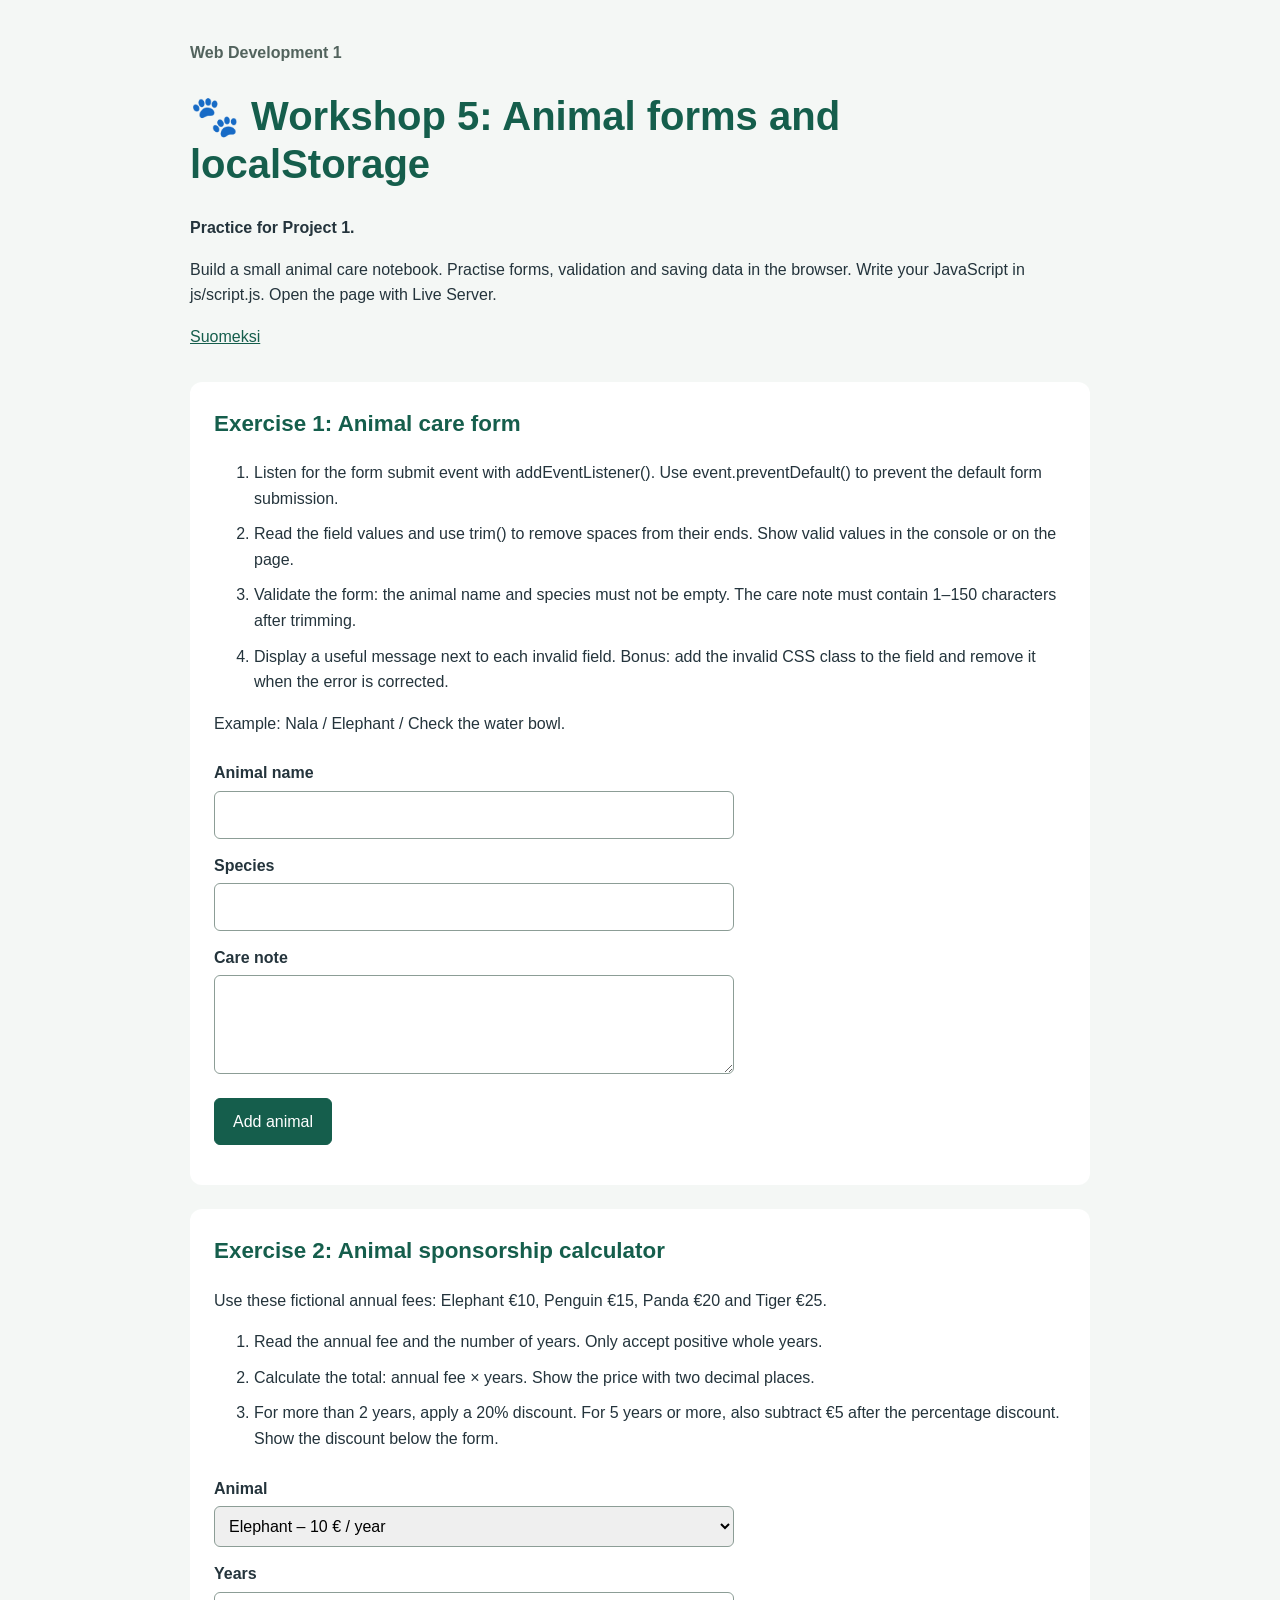
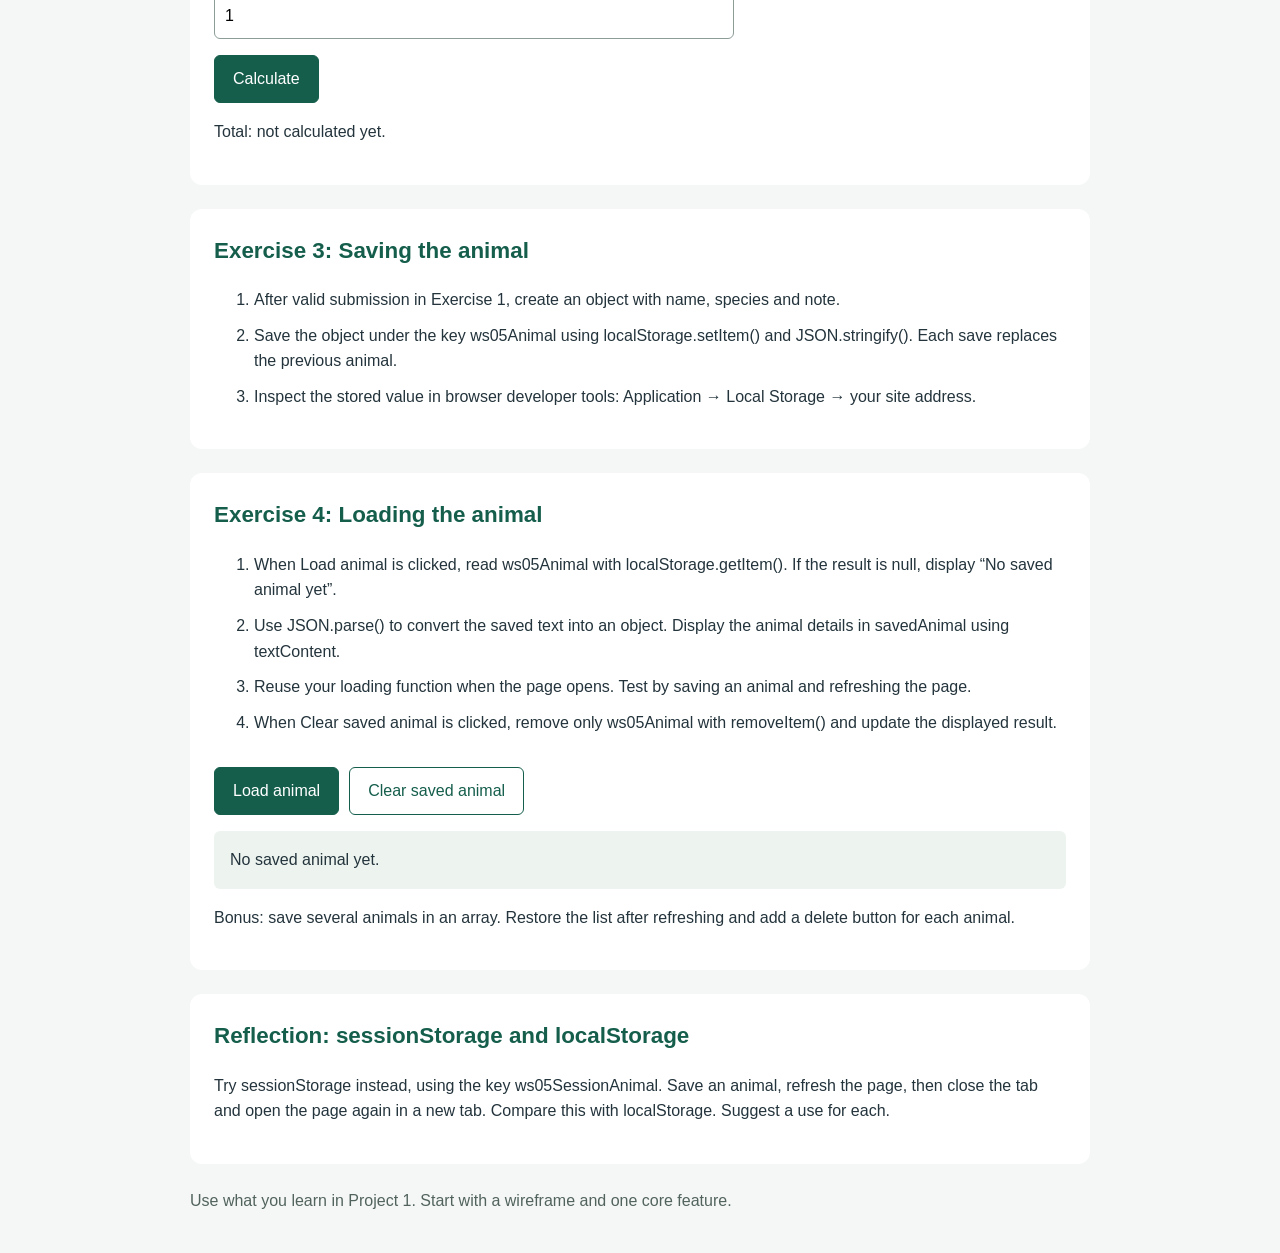
<file: Workshop05/index.html>
<!DOCTYPE html>
<html lang="en">
<head>
  <meta charset="UTF-8">
  <meta name="viewport" content="width=device-width, initial-scale=1.0">
  <title>Workshop 5: Animal forms and localStorage</title>
  <link rel="stylesheet" href="css/styles.css">
  <script src="js/script.js" defer></script>
</head>
<body>
<main>
<header>
  <p class="course">Web Development 1</p>
  <h1>🐾 Workshop 5: Animal forms and localStorage</h1>
  <p class="notice">Practice for Project 1.</p>
  <p>Build a small animal care notebook. Practise forms, validation and saving data in the browser. Write your JavaScript in js/script.js. Open the page with Live Server.</p>
  <a href="index-fi.html" lang="fi">Suomeksi</a>
</header>
<section>
  <h2>Exercise 1: Animal care form</h2>
  <ol><li>Listen for the form submit event with addEventListener(). Use event.preventDefault() to prevent the default form submission.</li><li>Read the field values and use trim() to remove spaces from their ends. Show valid values in the console or on the page.</li><li>Validate the form: the animal name and species must not be empty. The care note must contain 1–150 characters after trimming.</li><li>Display a useful message next to each invalid field. Bonus: add the invalid CSS class to the field and remove it when the error is corrected.</li></ol>
  <p>Example: Nala / Elephant / Check the water bowl.</p>
  <!-- novalidate allows students to practise JavaScript validation. -->
  <form id="animalForm" novalidate>
    <label for="animalName">Animal name</label>
    <input id="animalName" name="name" type="text" required aria-describedby="nameError">
    <span id="nameError" class="error" aria-live="polite"></span>
    <label for="animalSpecies">Species</label>
    <input id="animalSpecies" name="species" type="text" required aria-describedby="speciesError">
    <span id="speciesError" class="error" aria-live="polite"></span>
    <label for="careNote">Care note</label>
    <textarea id="careNote" name="note" rows="3" required aria-describedby="noteError"></textarea>
    <span id="noteError" class="error" aria-live="polite"></span>
    <button type="submit">Add animal</button>
  </form>
  <p id="formResult" role="status"></p>
</section>
<section>
  <h2>Exercise 2: Animal sponsorship calculator</h2>
  <p>Use these fictional annual fees: Elephant €10, Penguin €15, Panda €20 and Tiger €25.</p>
  <ol><li>Read the annual fee and the number of years. Only accept positive whole years.</li><li>Calculate the total: annual fee × years. Show the price with two decimal places.</li><li>For more than 2 years, apply a 20% discount. For 5 years or more, also subtract €5 after the percentage discount. Show the discount below the form.</li></ol>
  <form id="sponsorForm">
    <label for="animalType">Animal</label>
    <select id="animalType" name="type"><option value="10">Elephant – 10 € / year</option><option value="15">Penguin – 15 € / year</option><option value="20">Panda – 20 € / year</option><option value="25">Tiger – 25 € / year</option></select>
    <label for="years">Years</label>
    <input id="years" name="years" type="number" min="1" step="1" value="1" required>
    <button type="submit">Calculate</button>
  </form>
  <p id="cost" role="status">Total: not calculated yet.</p>
  <p id="discountMessage" aria-live="polite"></p>
</section>
<section>
  <h2>Exercise 3: Saving the animal</h2>
  <ol><li>After valid submission in Exercise 1, create an object with name, species and note.</li><li>Save the object under the key ws05Animal using localStorage.setItem() and JSON.stringify(). Each save replaces the previous animal.</li><li>Inspect the stored value in browser developer tools: Application → Local Storage → your site address.</li></ol>
</section>
<section>
  <h2>Exercise 4: Loading the animal</h2>
  <ol><li>When Load animal is clicked, read ws05Animal with localStorage.getItem(). If the result is null, display “No saved animal yet”.</li><li>Use JSON.parse() to convert the saved text into an object. Display the animal details in savedAnimal using textContent.</li><li>Reuse your loading function when the page opens. Test by saving an animal and refreshing the page.</li><li>When Clear saved animal is clicked, remove only ws05Animal with removeItem() and update the displayed result.</li></ol>
  <div class="actions">
    <button type="button" id="loadAnimal">Load animal</button>
    <button type="button" id="clearAnimal" class="secondary">Clear saved animal</button>
  </div>
  <p id="savedAnimal" class="saved" role="status">Saved animal details will appear here.</p>
  <p>Bonus: save several animals in an array. Restore the list after refreshing and add a delete button for each animal.</p>
</section>
<section>
  <h2>Reflection: sessionStorage and localStorage</h2>
  <p>Try sessionStorage instead, using the key ws05SessionAnimal. Save an animal, refresh the page, then close the tab and open the page again in a new tab. Compare this with localStorage. Suggest a use for each.</p>
</section>
<footer><p>Use what you learn in Project 1. Start with a wireframe and one core feature.</p></footer>
</main>
</body>
</html>
</file>
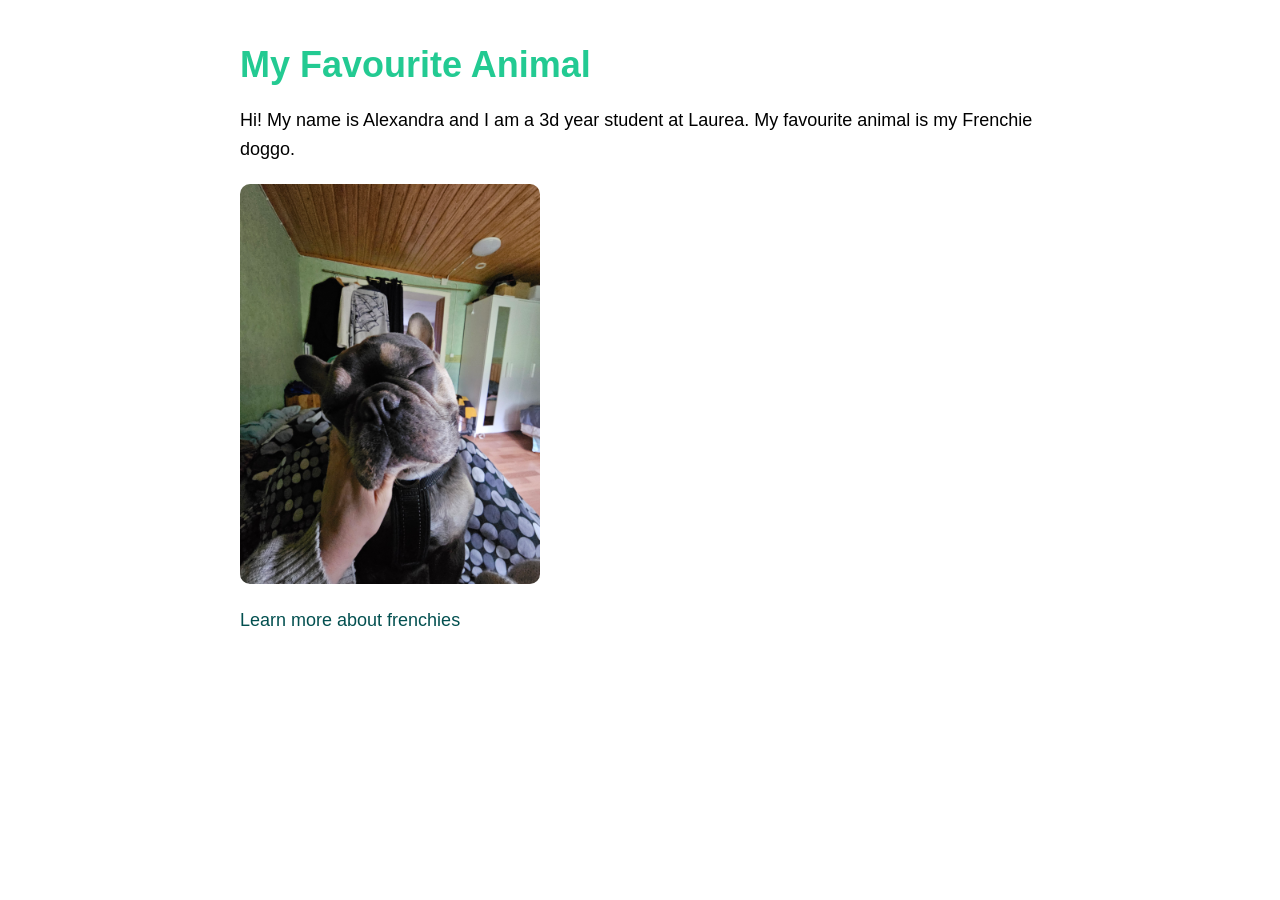
<file: Workshop1/index.html>
<!DOCTYPE html>
<html lang="en">
<head>
    <meta charset="UTF-8">
    <meta name="viewport" content="width=device-width, initial-scale=1.0">
    <title>My Favorite Animal</title>

    <link rel="stylesheet" href="styles.css">
</head>

<body>

    <h1>My Favourite Animal</h1>

    <p>
        Hi! My name is Alexandra and I am a 3d year student at Laurea.
        My favourite animal is my Frenchie doggo.
    </p>

    <img src="img/Loki.jpg" alt="My lovely Frenchie doggo named Loki" width="300">

    <p>
        <a href="https://en.wikipedia.org/wiki/French_Bulldog" target="_blank">
            Learn more about frenchies
        </a>
    </p>

</body>
</html>
</file>
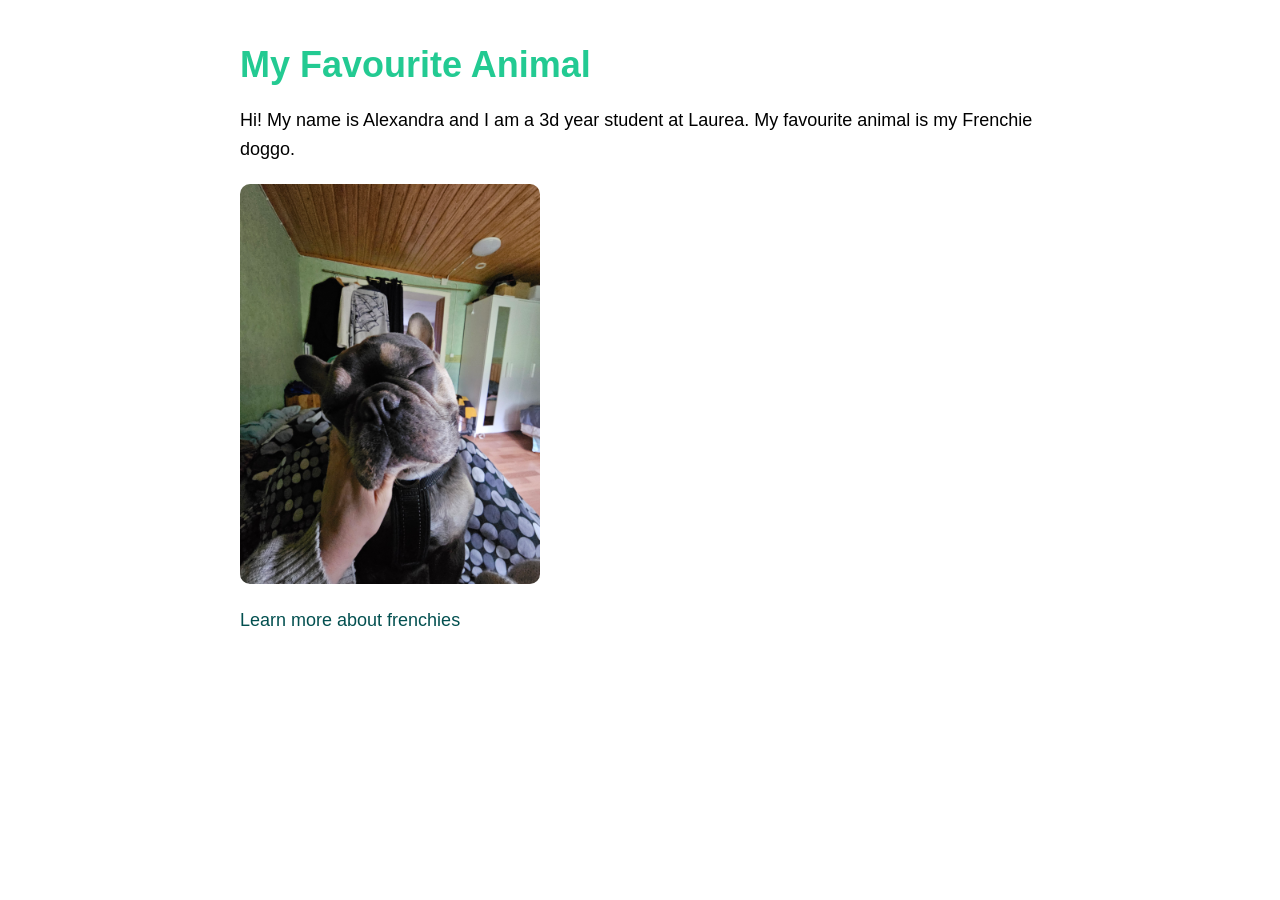
<file: Workshop2/index.html>
<!DOCTYPE html>
<html lang="en">
<head>
    <meta charset="UTF-8">
    <meta name="viewport" content="width=device-width, initial-scale=1.0">
    <title>My Favorite Animal</title>

    <link rel="stylesheet" href="styles.css">
</head>

<body>

    <h1>My Favourite Animal</h1>

    <p>
        Hi! My name is Alexandra and I am a 3d year student at Laurea.
        My favourite animal is my Frenchie doggo.
    </p>

    <img src="img/Loki.jpg" alt="My lovely Frenchie doggo named Loki" width="300">

    <p>
        <a href="https://en.wikipedia.org/wiki/French_Bulldog" target="_blank">
            Learn more about frenchies
        </a>
    </p>

    <!--Link to JavaScript file-->
    <script src="js/script.js"></script>

</body>
</html>
</file>
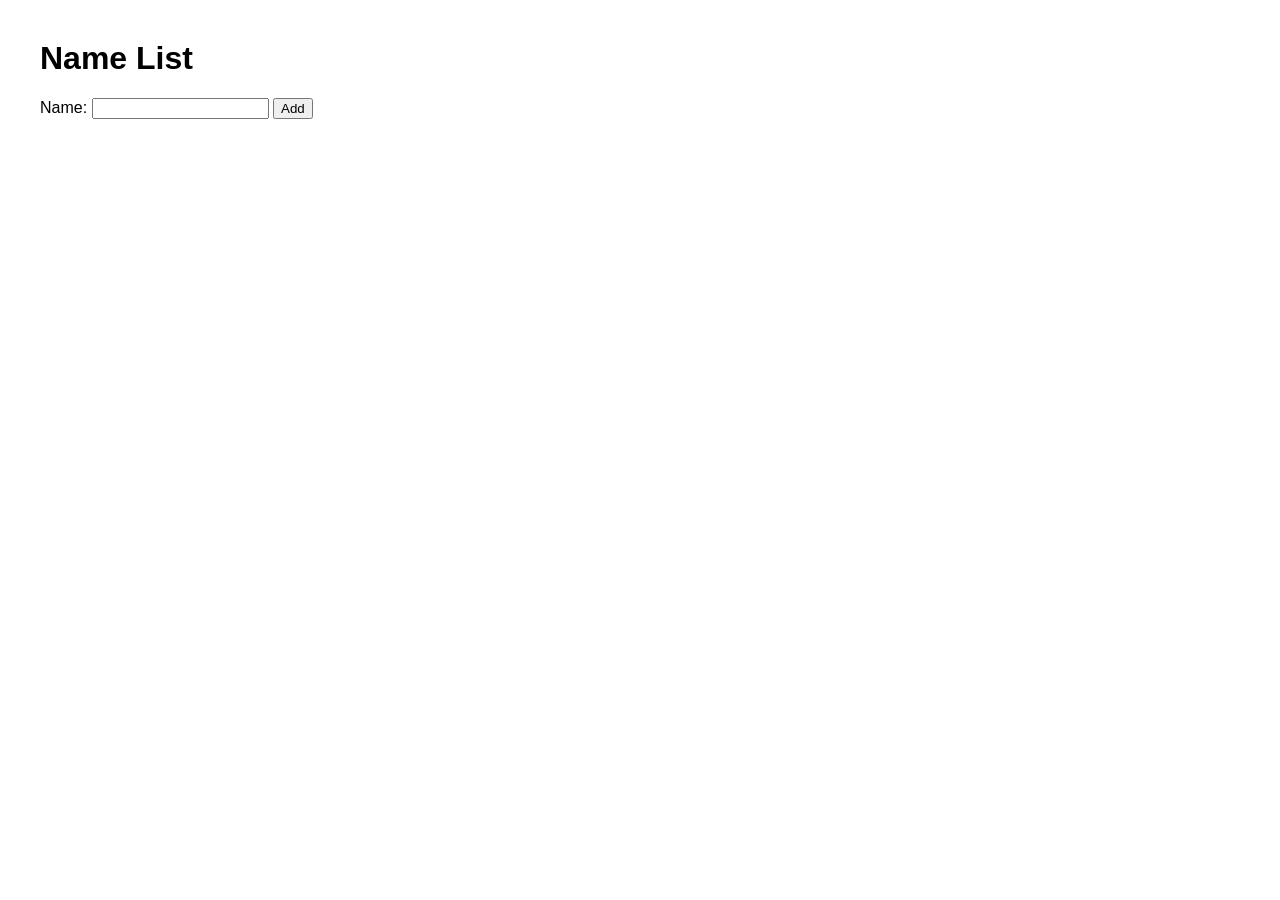
<file: demoja/form-validation.html>
<!DOCTYPE html>
<html lang="en">

<head>
    <meta charset="UTF-8">
    <meta name="viewport" content="width=device-width, initial-scale=1.0">

    <title>Simple Form Validation</title>

    <link rel="stylesheet" href="style.css">
    <script src="script.js" defer></script>
</head>

<body>
    <h1>Name List</h1>

    <form id="nameForm">
        <label for="name">Name:</label>

        <!-- HTML5 VALIDATION: The field is required -->
        <input type="text" id="name" required>

        <button type="submit">Add</button>
    </form>

    <p id="errorMessage"></p>

    <ul id="nameList"></ul>
</body>

</html>
</file>
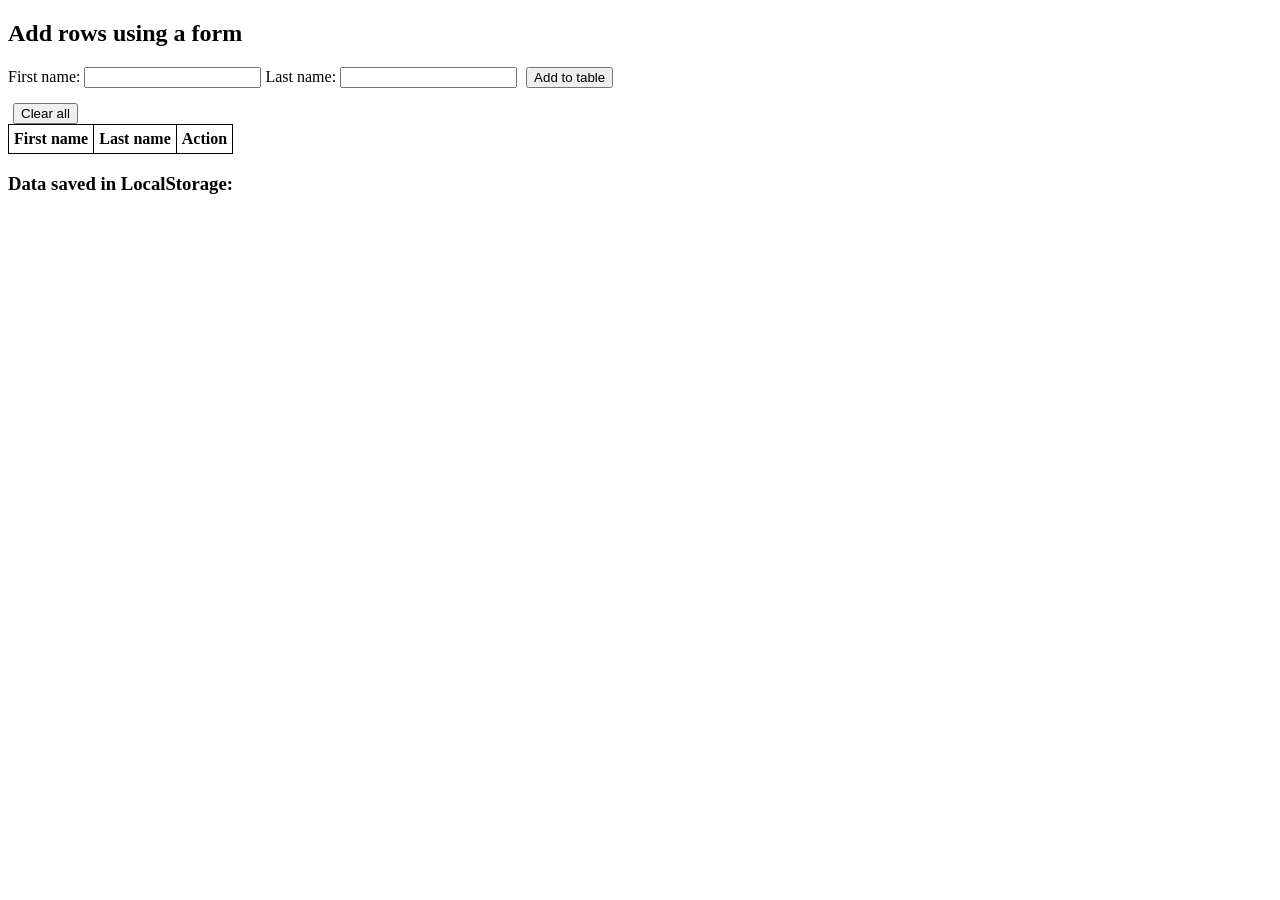
<file: demoja/lomake-taulu-eng.html>
<!--
    NOTE:
    In this example, the HTML, CSS and JavaScript are included in the same file
    to make the example easier to read and demonstrate.

    In Project 1, the CSS and JavaScript must be placed in separate external files:

    index.html
    css/style.css
    js/script.js
-->
<!DOCTYPE html>
<html lang="en">

<head>
    <meta charset="UTF-8">
    <title>Form + LocalStorage</title>

    <style>
        table,
        th,
        td {
            border: 1px solid black;
            border-collapse: collapse;
            padding: 5px;
        }

        form {
            margin-bottom: 15px;
        }

        button {
            margin-left: 5px;
        }

        /* VALIDATION 5: This class highlights an invalid field with a red border. */
        .invalid {
            border: 2px solid red;
        }
    </style>
</head>

<body>
    <h2>Add rows using a form</h2>

    <!-- Form for adding names -->
    <form id="nameForm">

        <!-- VALIDATION 1 – HTML5:
             The required attribute prevents the form from being submitted
             if the field is empty.
             The browser automatically displays its own error message. -->
        <label for="firstName">First name:</label>
        <input type="text" id="firstName" required>

        <!-- VALIDATION 1 – HTML5:
             The last name is also a required field. -->
        <label for="lastName">Last name:</label>
        <input type="text" id="lastName" required>

        <button type="submit">Add to table</button>
    </form>

    <!-- Button for removing all saved data -->
    <button id="clearAll">Clear all</button>

    <!-- Table for displaying names -->
    <table id="nameTable">
        <tr>
            <th>First name</th>
            <th>Last name</th>
            <th>Action</th>
        </tr>
    </table>

    <!-- List of names saved in LocalStorage -->
    <h3>Data saved in LocalStorage:</h3>
    <ul id="savedNames"></ul>

    <script>
        // Get the DOM elements
        const nameForm = document.getElementById("nameForm");
        const nameTable = document.getElementById("nameTable");
        const savedNames = document.getElementById("savedNames");
        const clearAllButton = document.getElementById("clearAll");

        // Store the form fields in variables
        const firstNameField = document.getElementById("firstName");
        const lastNameField = document.getElementById("lastName");

        // --- Gets the saved people from LocalStorage ---
        function getSavedPeople() {
            const data = localStorage.getItem("people");

            // If there is no saved data, return an empty array
            return data ? JSON.parse(data) : [];
        }

        // --- Saves the people to LocalStorage ---
        function savePeople(people) {
            localStorage.setItem("people", JSON.stringify(people));
        }

        // --- Displays the saved people as a list ---
        function displaySavedPeople() {
            // Clear the list before creating it again
            savedNames.innerHTML = "";

            const people = getSavedPeople();

            for (let i = 0; i < people.length; i++) {
                const listItem = document.createElement("li");

                listItem.textContent =
                    people[i].firstName + " " + people[i].lastName;

                savedNames.appendChild(listItem);
            }
        }

        // --- Adds a row to the table ---
        function addToTable(firstName, lastName) {
            // Add a new row to the end of the table
            const newRow = nameTable.insertRow(-1);

            const cell1 = newRow.insertCell(0);
            const cell2 = newRow.insertCell(1);
            const cell3 = newRow.insertCell(2);

            cell1.textContent = firstName;
            cell2.textContent = lastName;

            // The delete button removes the row and updates LocalStorage
            cell3.innerHTML =
                '<button onclick="removeRow(this)">Delete</button>';
        }

        // --- Removes a row from the table and LocalStorage ---
        function removeRow(button) {
            // Get the table row containing the button
            const row = button.parentNode.parentNode;

            // Subtract one because the first row contains the headings
            const index = row.rowIndex - 1;

            const people = getSavedPeople();

            // Remove the person from the JavaScript array
            people.splice(index, 1);

            // Update LocalStorage
            savePeople(people);

            // Remove the row from the HTML table
            nameTable.deleteRow(row.rowIndex);

            // Update the list of saved people
            displaySavedPeople();
        }

        // --- Form submission ---
        nameForm.addEventListener("submit", function (event) {
            // Prevent the default form action and page reload
            event.preventDefault();

            // VALIDATION 2 – REMOVE PREVIOUS ERRORS:
            // Remove the red borders before performing a new validation.
            firstNameField.classList.remove("invalid");
            lastNameField.classList.remove("invalid");

            // VALIDATION 3 – CLEAN THE INPUT:
            // trim() removes extra spaces from the beginning and end.
            // This prevents the user from entering only spaces as a name.
            const firstName = firstNameField.value.trim();
            const lastName = lastNameField.value.trim();

            // VALIDATION 4 – CHECK THE FIRST NAME:
            // The first name must contain at least two characters.
            if (firstName.length < 2) {
                // VALIDATION 5 – HIGHLIGHT THE ERROR:
                // Add a red border to the invalid field.
                firstNameField.classList.add("invalid");

                alert("The first name must contain at least 2 characters.");

                // Move the focus to the invalid field
                firstNameField.focus();

                // Stop the function
                return;
            }

            // VALIDATION 4 – CHECK THE LAST NAME:
            // The last name must contain at least two characters.
            if (lastName.length < 2) {
                // VALIDATION 5 – HIGHLIGHT THE ERROR
                lastNameField.classList.add("invalid");

                alert("The last name must contain at least 2 characters.");

                // Move the focus to the invalid field
                lastNameField.focus();

                // Stop the function
                return;
            }

            // The code reaches this point only if both fields are valid
            const people = getSavedPeople();

            // Add a new person to the JavaScript array
            people.push({
                firstName: firstName,
                lastName: lastName
            });

            // Save the updated array to LocalStorage
            savePeople(people);

            // Display the person in the HTML table
            addToTable(firstName, lastName);

            // Update the list showing the LocalStorage data
            displaySavedPeople();

            // Clear the form fields
            nameForm.reset();
        });

        // --- Clear all button ---
        clearAllButton.addEventListener("click", function () {
            // Remove the saved data from LocalStorage
            localStorage.removeItem("people");

            // Clear the table but keep the heading row
            for (let i = nameTable.rows.length - 1; i > 0; i--) {
                nameTable.deleteRow(i);
            }

            // Clear the list
            while (savedNames.firstChild) {
                savedNames.removeChild(savedNames.firstChild);
            }

            // Remove possible validation highlights
            firstNameField.classList.remove("invalid");
            lastNameField.classList.remove("invalid");
        });

        // --- Display the saved data when the page loads ---
        window.onload = function () {
            const people = getSavedPeople();

            for (let i = 0; i < people.length; i++) {
                addToTable(
                    people[i].firstName,
                    people[i].lastName
                );
            }

            displaySavedPeople();
        };
    </script>
</body>

</html>
</file>
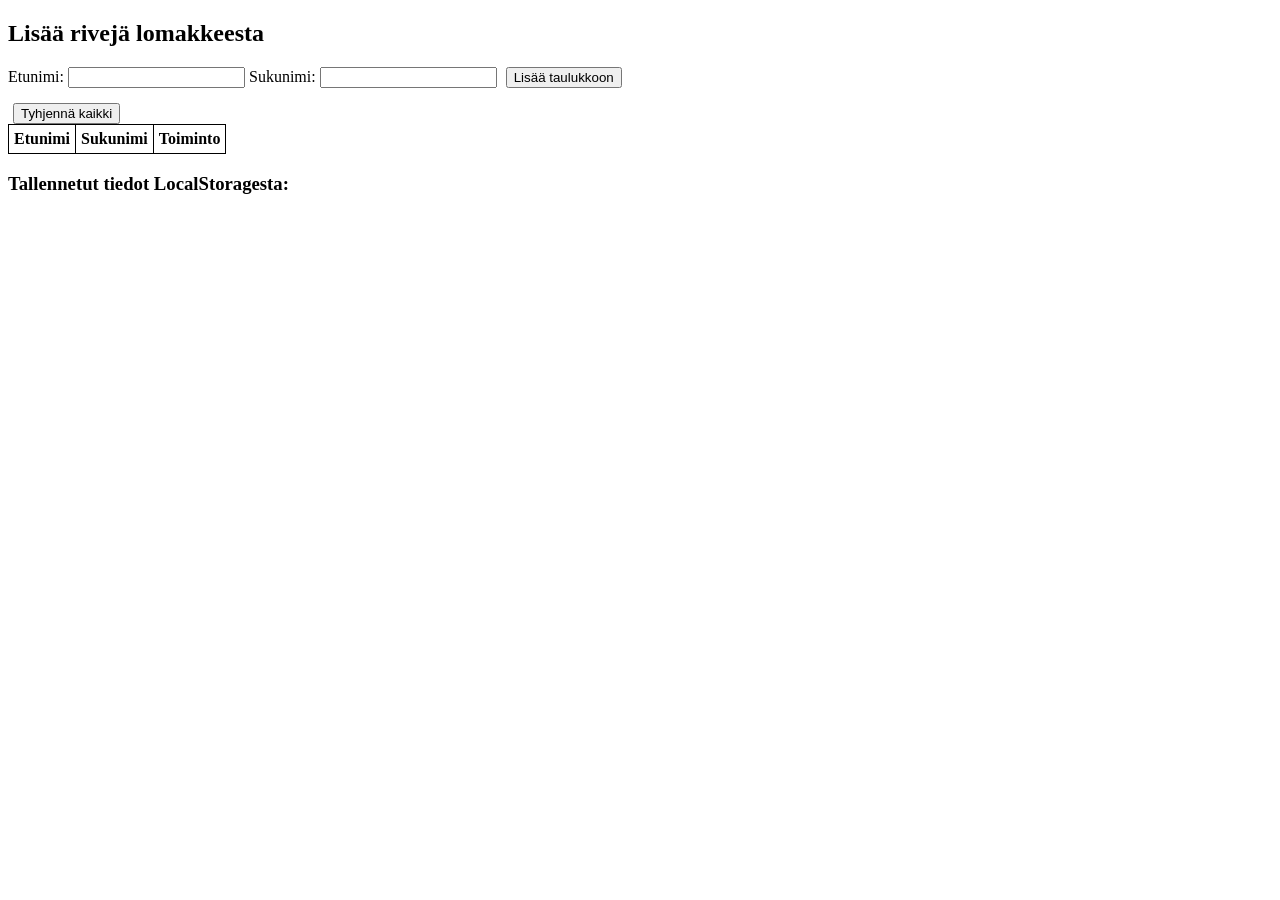
<file: demoja/lomake-taulu.html>
<!--
    HUOMIO:
    Tässä esimerkissä HTML, CSS ja JavaScript ovat samassa tiedostossa,
    jotta esimerkkiä olisi helpompi lukea ja esitellä.

    Projekti 1:ssä CSS- ja JavaScript-koodi tulee sijoittaa erillisiin
    ulkoisiin tiedostoihin:

    index.html
    css/style.css
    js/script.js
-->
<!DOCTYPE html>
<html lang="fi">

<head>
    <meta charset="UTF-8">
    <title>Lomake + LocalStorage</title>

    <style>
        table,
        th,
        td {
            border: 1px solid black;
            border-collapse: collapse;
            padding: 5px;
        }

        form {
            margin-bottom: 15px;
        }

        button {
            margin-left: 5px;
        }

        /* VALIDOINTI 5:
           Tämä luokka korostaa virheellisen kentän punaisella reunuksella. */
        .virheellinen {
            border: 2px solid red;
        }
    </style>
</head>

<body>
    <h2>Lisää rivejä lomakkeesta</h2>

    <!-- Lomake nimien lisäämiseen -->
    <form id="lomake">

        <!-- VALIDOINTI 1 – HTML5:
             required estää lomakkeen lähettämisen, jos kenttä on tyhjä.
             Selain näyttää automaattisesti oman virheilmoituksensa. -->
        <label for="etunimi">Etunimi:</label>
        <input type="text" id="etunimi" required>

        <!-- VALIDOINTI 1 – HTML5:
             Myös sukunimi on pakollinen kenttä. -->
        <label for="sukunimi">Sukunimi:</label>
        <input type="text" id="sukunimi" required>

        <button type="submit">Lisää taulukkoon</button>
    </form>

    <!-- Nappi kaikkien tietojen tyhjentämiseen -->
    <button id="tyhjenna">Tyhjennä kaikki</button>

    <!-- Taulukko nimien näyttämiseen -->
    <table id="taulukko">
        <tr>
            <th>Etunimi</th>
            <th>Sukunimi</th>
            <th>Toiminto</th>
        </tr>
    </table>

    <!-- Lista tallennetuista nimistä LocalStoragesta -->
    <h3>Tallennetut tiedot LocalStoragesta:</h3>
    <ul id="tallennetut"></ul>

    <script>
        // Haetaan DOM-elementit
        const lomake = document.getElementById("lomake");
        const taulukko = document.getElementById("taulukko");
        const tallennetut = document.getElementById("tallennetut");
        const tyhjennaBtn = document.getElementById("tyhjenna");

        // Haetaan lomakkeen kentät valmiiksi muuttujiin
        const etunimiKentta = document.getElementById("etunimi");
        const sukunimiKentta = document.getElementById("sukunimi");

        // --- Hakee LocalStoragesta tallennetut henkilöt ---
        function haeTallennetut() {
            const data = localStorage.getItem("henkilot");

            // Jos dataa ei ole, palautetaan tyhjä taulukko
            return data ? JSON.parse(data) : [];
        }

        // --- Tallentaa henkilöt LocalStorageen ---
        function tallenna(henkilot) {
            localStorage.setItem("henkilot", JSON.stringify(henkilot));
        }

        // --- Näyttää tallennetut henkilöt listana ---
        function naytaTallennetut() {
            // Tyhjennetään lista ennen sen luomista uudelleen
            tallennetut.innerHTML = "";

            const henkilot = haeTallennetut();

            for (let i = 0; i < henkilot.length; i++) {
                const li = document.createElement("li");

                li.textContent =
                    henkilot[i].etunimi + " " + henkilot[i].sukunimi;

                tallennetut.appendChild(li);
            }
        }

        // --- Lisää rivin taulukkoon ---
        function lisaaTaulukkoon(etunimi, sukunimi) {
            // Lisätään uusi rivi taulukon loppuun
            const uusiRivi = taulukko.insertRow(-1);

            const solu1 = uusiRivi.insertCell(0);
            const solu2 = uusiRivi.insertCell(1);
            const solu3 = uusiRivi.insertCell(2);

            solu1.textContent = etunimi;
            solu2.textContent = sukunimi;

            // Poistonappi poistaa rivin ja päivittää LocalStoragen
            solu3.innerHTML =
                '<button onclick="poistaRivi(this)">Poista</button>';
        }

        // --- Poistaa rivin taulukosta ja LocalStoragesta ---
        function poistaRivi(painike) {
            // Haetaan painikkeen sisältävä taulukon rivi
            const rivi = painike.parentNode.parentNode;

            // Vähennetään yksi, koska ensimmäinen rivi on otsikkorivi
            const index = rivi.rowIndex - 1;

            const henkilot = haeTallennetut();

            // Poistetaan henkilö JavaScript-taulukosta
            henkilot.splice(index, 1);

            // Päivitetään LocalStorage
            tallenna(henkilot);

            // Poistetaan rivi HTML-taulukosta
            taulukko.deleteRow(rivi.rowIndex);

            // Päivitetään tallennettujen henkilöiden lista
            naytaTallennetut();
        }

        // --- Lomakkeen lähetys ---
        lomake.addEventListener("submit", function (e) {
            // Estetään lomakkeen oletustoiminto eli sivun lataaminen uudelleen
            e.preventDefault();

            // VALIDOINTI 2 – AIKAISEMPIEN VIRHEIDEN POISTAMINEN:
            // Poistetaan punaiset reunukset ennen uutta tarkistusta.
            etunimiKentta.classList.remove("virheellinen");
            sukunimiKentta.classList.remove("virheellinen");

            // VALIDOINTI 3 – SYÖTTEIDEN SIISTIMINEN:
            // trim() poistaa alusta ja lopusta ylimääräiset välilyönnit.
            // Näin esimerkiksi pelkkiä välilyöntejä ei hyväksytä nimeksi.
            const etunimi = etunimiKentta.value.trim();
            const sukunimi = sukunimiKentta.value.trim();

            // VALIDOINTI 4 – ETUNIMEN TARKISTAMINEN:
            // Etunimessä täytyy olla vähintään kaksi merkkiä.
            if (etunimi.length < 2) {
                // VALIDOINTI 5 – VIRHEEN KOROSTAMINEN:
                // Lisätään kentälle punainen reunus.
                etunimiKentta.classList.add("virheellinen");

                alert("Etunimen pitää sisältää vähintään 2 merkkiä.");

                // Siirretään kohdistus virheelliseen kenttään
                etunimiKentta.focus();

                // Keskeytetään funktion suorittaminen
                return;
            }

            // VALIDOINTI 4 – SUKUNIMEN TARKISTAMINEN:
            // Sukunimessä täytyy olla vähintään kaksi merkkiä.
            if (sukunimi.length < 2) {
                // VALIDOINTI 5 – VIRHEEN KOROSTAMINEN
                sukunimiKentta.classList.add("virheellinen");

                alert("Sukunimen pitää sisältää vähintään 2 merkkiä.");

                // Siirretään kohdistus virheelliseen kenttään
                sukunimiKentta.focus();

                // Keskeytetään funktion suorittaminen
                return;
            }

            // Tähän päästään vain, jos molemmat kentät ovat kelvollisia
            const henkilot = haeTallennetut();

            // Lisätään uusi henkilö JavaScript-taulukkoon
            henkilot.push({
                etunimi: etunimi,
                sukunimi: sukunimi
            });

            // Tallennetaan päivitetty taulukko LocalStorageen
            tallenna(henkilot);

            // Näytetään henkilö HTML-taulukossa
            lisaaTaulukkoon(etunimi, sukunimi);

            // Päivitetään LocalStorage-tietoja näyttävä lista
            naytaTallennetut();

            // Tyhjennetään lomakkeen kentät
            lomake.reset();
        });

        // --- Tyhjennysnapin toiminto ---
        tyhjennaBtn.addEventListener("click", function () {
            // Poistetaan tallennettu data LocalStoragesta
            localStorage.removeItem("henkilot");

            // Tyhjennetään taulukko, mutta jätetään otsikkorivi
            for (let i = taulukko.rows.length - 1; i > 0; i--) {
                taulukko.deleteRow(i);
            }

            // Tyhjennetään lista
            while (tallennetut.firstChild) {
                tallennetut.removeChild(tallennetut.firstChild);
            }

            // Poistetaan mahdolliset validoinnin korostukset
            etunimiKentta.classList.remove("virheellinen");
            sukunimiKentta.classList.remove("virheellinen");
        });

        // --- Kun sivu ladataan, näytetään tallennetut tiedot ---
        window.onload = function () {
            const henkilot = haeTallennetut();

            for (let i = 0; i < henkilot.length; i++) {
                lisaaTaulukkoon(
                    henkilot[i].etunimi,
                    henkilot[i].sukunimi
                );
            }

            naytaTallennetut();
        };
    </script>
</body>

</html>
</file>
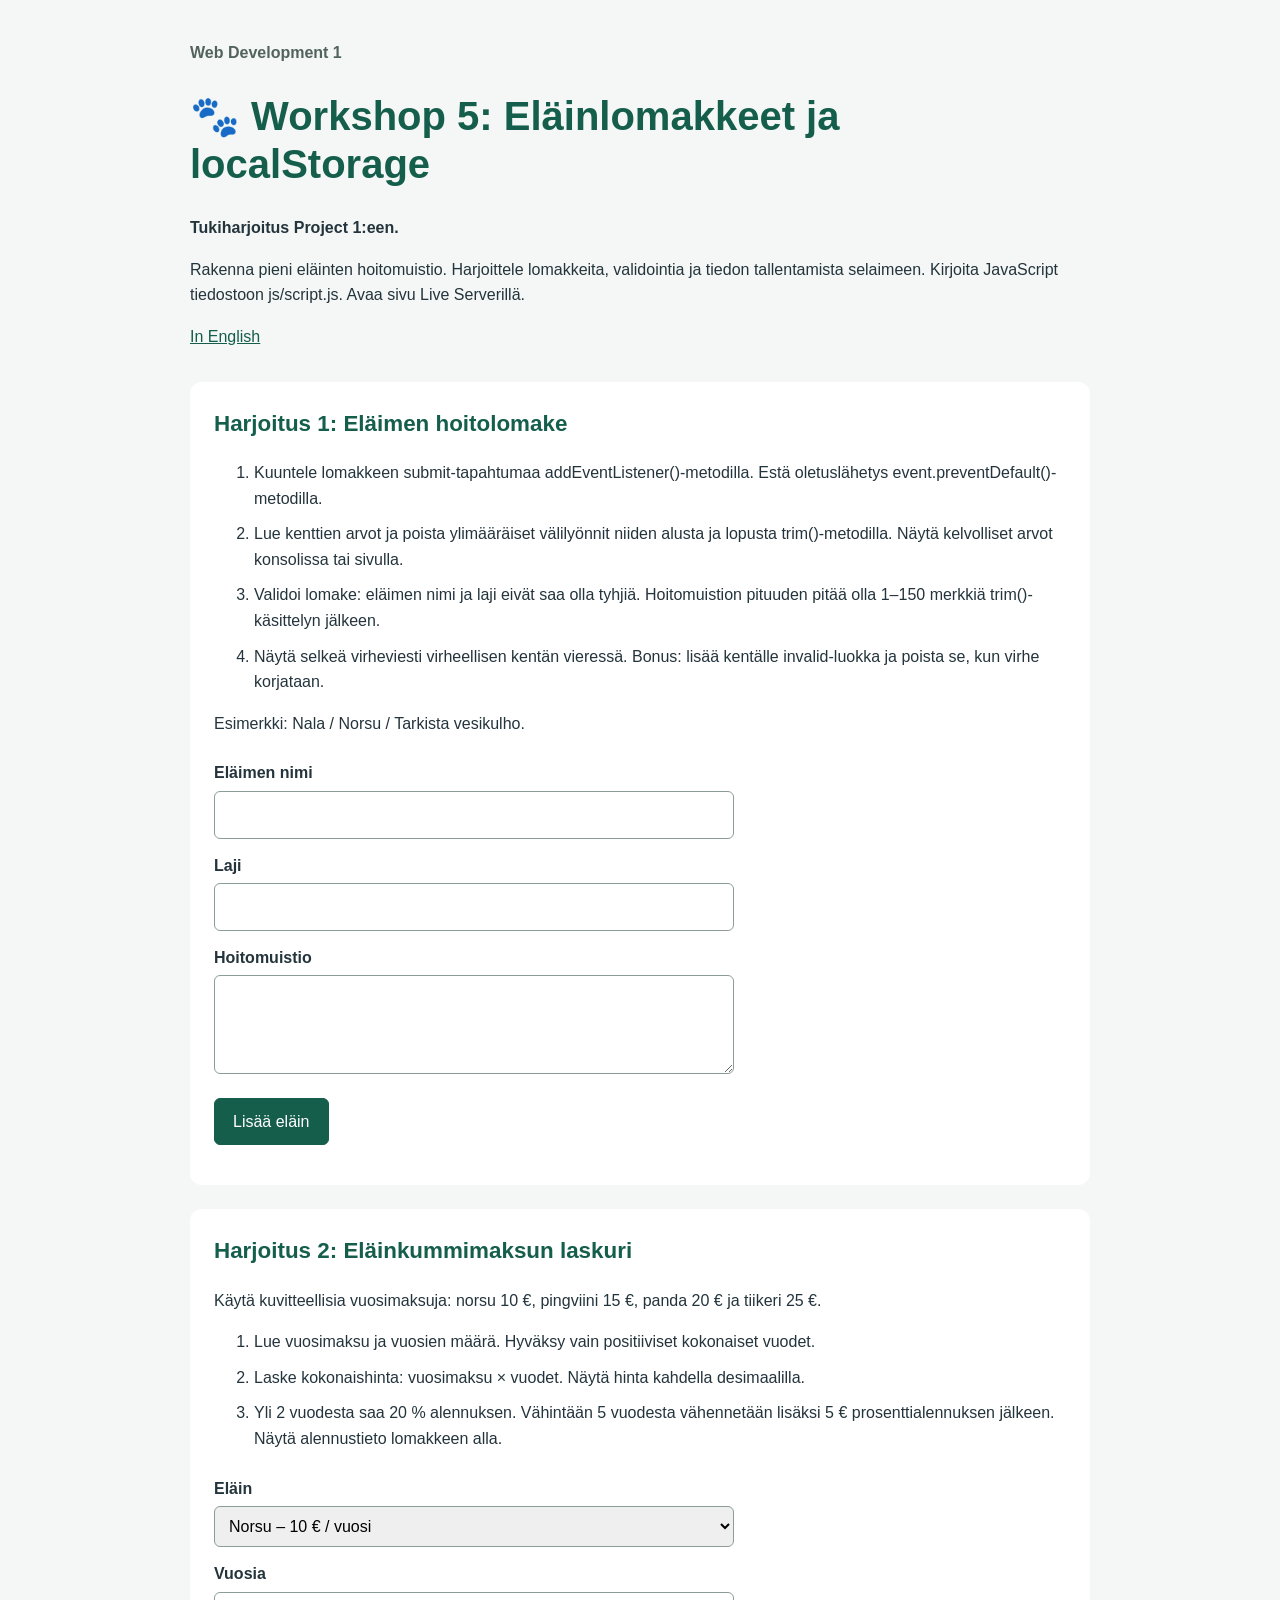
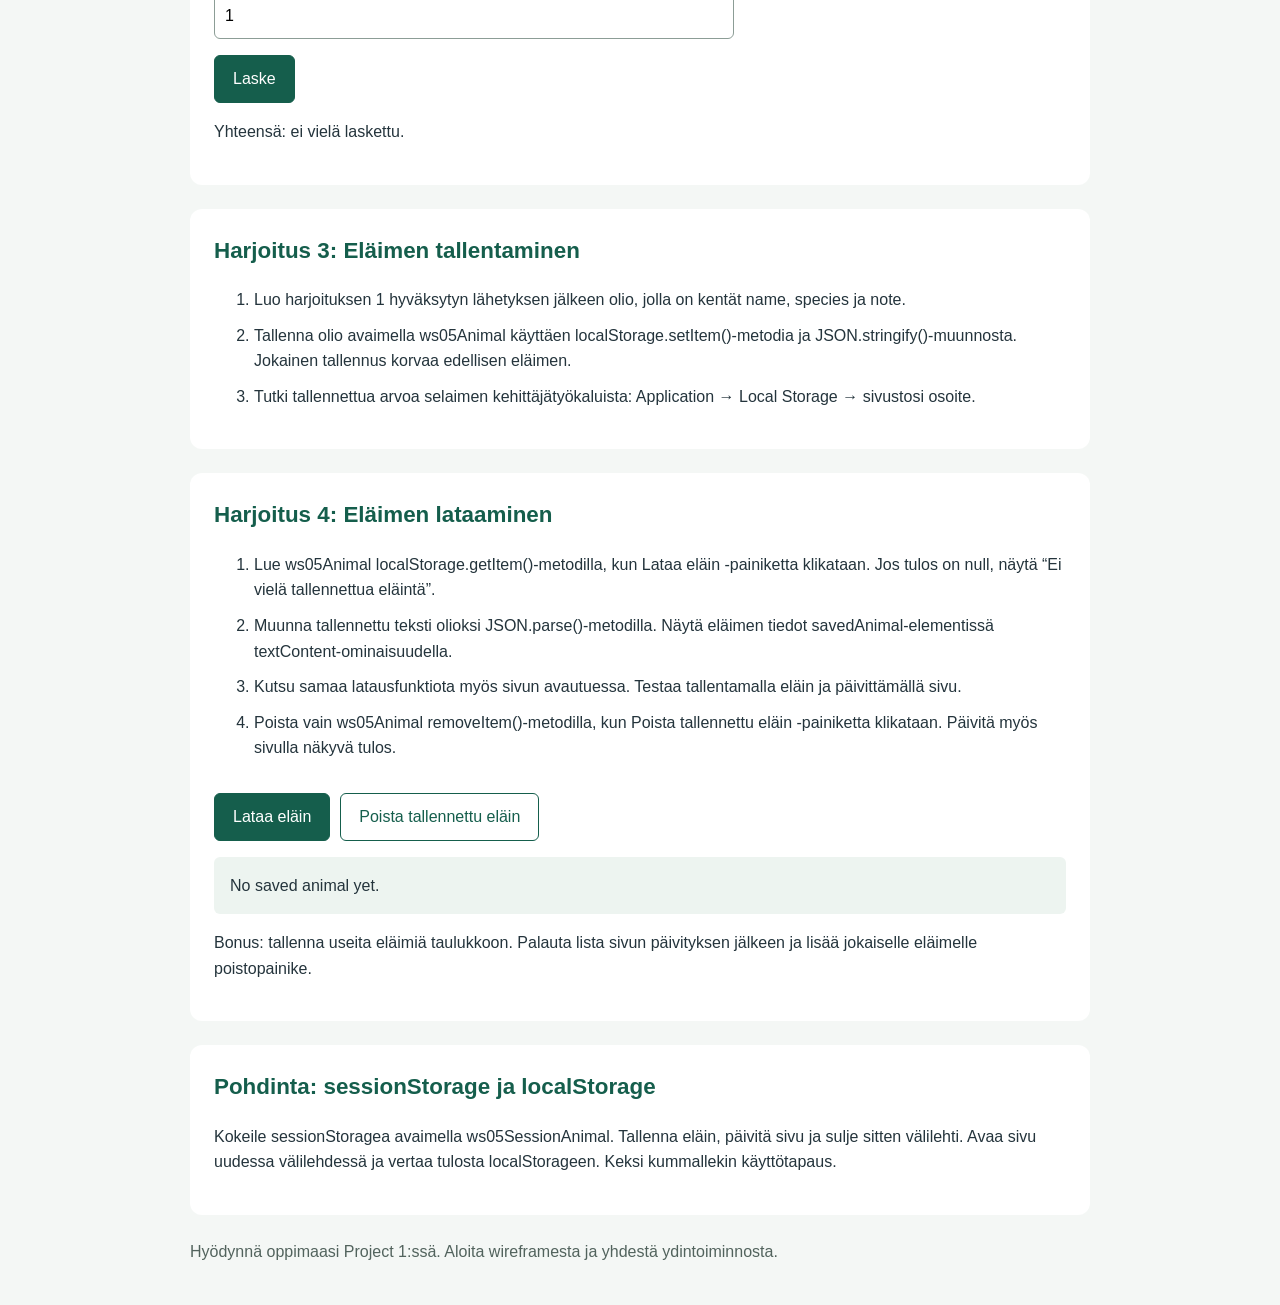
<file: Workshop05/index-fi.html>
<!DOCTYPE html>
<html lang="fi">
<head>
  <meta charset="UTF-8">
  <meta name="viewport" content="width=device-width, initial-scale=1.0">
  <title>Workshop 5: Eläinlomakkeet ja localStorage</title>
  <link rel="stylesheet" href="css/styles.css">
  <script src="js/script.js" defer></script>
</head>
<body>
<main>
<header>
  <p class="course">Web Development 1</p>
  <h1>🐾 Workshop 5: Eläinlomakkeet ja localStorage</h1>
  <p class="notice">Tukiharjoitus Project 1:een.</p>
  <p>Rakenna pieni eläinten hoitomuistio. Harjoittele lomakkeita, validointia ja tiedon tallentamista selaimeen. Kirjoita JavaScript tiedostoon js/script.js. Avaa sivu Live Serverillä.</p>
  <a href="index.html" lang="en">In English</a>
</header>
<section>
  <h2>Harjoitus 1: Eläimen hoitolomake</h2>
  <ol><li>Kuuntele lomakkeen submit-tapahtumaa addEventListener()-metodilla. Estä oletuslähetys event.preventDefault()-metodilla.</li><li>Lue kenttien arvot ja poista ylimääräiset välilyönnit niiden alusta ja lopusta trim()-metodilla. Näytä kelvolliset arvot konsolissa tai sivulla.</li><li>Validoi lomake: eläimen nimi ja laji eivät saa olla tyhjiä. Hoitomuistion pituuden pitää olla 1–150 merkkiä trim()-käsittelyn jälkeen.</li><li>Näytä selkeä virheviesti virheellisen kentän vieressä. Bonus: lisää kentälle invalid-luokka ja poista se, kun virhe korjataan.</li></ol>
  <p>Esimerkki: Nala / Norsu / Tarkista vesikulho.</p>
  <!-- novalidate allows students to practise JavaScript validation. -->
  <form id="animalForm" novalidate>
    <label for="animalName">Eläimen nimi</label>
    <input id="animalName" name="name" type="text" required aria-describedby="nameError">
    <span id="nameError" class="error" aria-live="polite"></span>
    <label for="animalSpecies">Laji</label>
    <input id="animalSpecies" name="species" type="text" required aria-describedby="speciesError">
    <span id="speciesError" class="error" aria-live="polite"></span>
    <label for="careNote">Hoitomuistio</label>
    <textarea id="careNote" name="note" rows="3" required aria-describedby="noteError"></textarea>
    <span id="noteError" class="error" aria-live="polite"></span>
    <button type="submit">Lisää eläin</button>
  </form>
  <p id="formResult" role="status"></p>
</section>
<section>
  <h2>Harjoitus 2: Eläinkummimaksun laskuri</h2>
  <p>Käytä kuvitteellisia vuosimaksuja: norsu 10 €, pingviini 15 €, panda 20 € ja tiikeri 25 €.</p>
  <ol><li>Lue vuosimaksu ja vuosien määrä. Hyväksy vain positiiviset kokonaiset vuodet.</li><li>Laske kokonaishinta: vuosimaksu × vuodet. Näytä hinta kahdella desimaalilla.</li><li>Yli 2 vuodesta saa 20 % alennuksen. Vähintään 5 vuodesta vähennetään lisäksi 5 € prosenttialennuksen jälkeen. Näytä alennustieto lomakkeen alla.</li></ol>
  <form id="sponsorForm">
    <label for="animalType">Eläin</label>
    <select id="animalType" name="type"><option value="10">Norsu – 10 € / vuosi</option><option value="15">Pingviini – 15 € / vuosi</option><option value="20">Panda – 20 € / vuosi</option><option value="25">Tiikeri – 25 € / vuosi</option></select>
    <label for="years">Vuosia</label>
    <input id="years" name="years" type="number" min="1" step="1" value="1" required>
    <button type="submit">Laske</button>
  </form>
  <p id="cost" role="status">Yhteensä: ei vielä laskettu.</p>
  <p id="discountMessage" aria-live="polite"></p>
</section>
<section>
  <h2>Harjoitus 3: Eläimen tallentaminen</h2>
  <ol><li>Luo harjoituksen 1 hyväksytyn lähetyksen jälkeen olio, jolla on kentät name, species ja note.</li><li>Tallenna olio avaimella ws05Animal käyttäen localStorage.setItem()-metodia ja JSON.stringify()-muunnosta. Jokainen tallennus korvaa edellisen eläimen.</li><li>Tutki tallennettua arvoa selaimen kehittäjätyökaluista: Application → Local Storage → sivustosi osoite.</li></ol>
</section>
<section>
  <h2>Harjoitus 4: Eläimen lataaminen</h2>
  <ol><li>Lue ws05Animal localStorage.getItem()-metodilla, kun Lataa eläin -painiketta klikataan. Jos tulos on null, näytä “Ei vielä tallennettua eläintä”.</li><li>Muunna tallennettu teksti olioksi JSON.parse()-metodilla. Näytä eläimen tiedot savedAnimal-elementissä textContent-ominaisuudella.</li><li>Kutsu samaa latausfunktiota myös sivun avautuessa. Testaa tallentamalla eläin ja päivittämällä sivu.</li><li>Poista vain ws05Animal removeItem()-metodilla, kun Poista tallennettu eläin -painiketta klikataan. Päivitä myös sivulla näkyvä tulos.</li></ol>
  <div class="actions">
    <button type="button" id="loadAnimal">Lataa eläin</button>
    <button type="button" id="clearAnimal" class="secondary">Poista tallennettu eläin</button>
  </div>
  <p id="savedAnimal" class="saved" role="status">Tallennetun eläimen tiedot näkyvät tässä.</p>
  <p>Bonus: tallenna useita eläimiä taulukkoon. Palauta lista sivun päivityksen jälkeen ja lisää jokaiselle eläimelle poistopainike.</p>
</section>
<section>
  <h2>Pohdinta: sessionStorage ja localStorage</h2>
  <p>Kokeile sessionStoragea avaimella ws05SessionAnimal. Tallenna eläin, päivitä sivu ja sulje sitten välilehti. Avaa sivu uudessa välilehdessä ja vertaa tulosta localStorageen. Keksi kummallekin käyttötapaus.</p>
</section>
<footer><p>Hyödynnä oppimaasi Project 1:ssä. Aloita wireframesta ja yhdestä ydintoiminnosta.</p></footer>
</main>
</body>
</html>
</file>
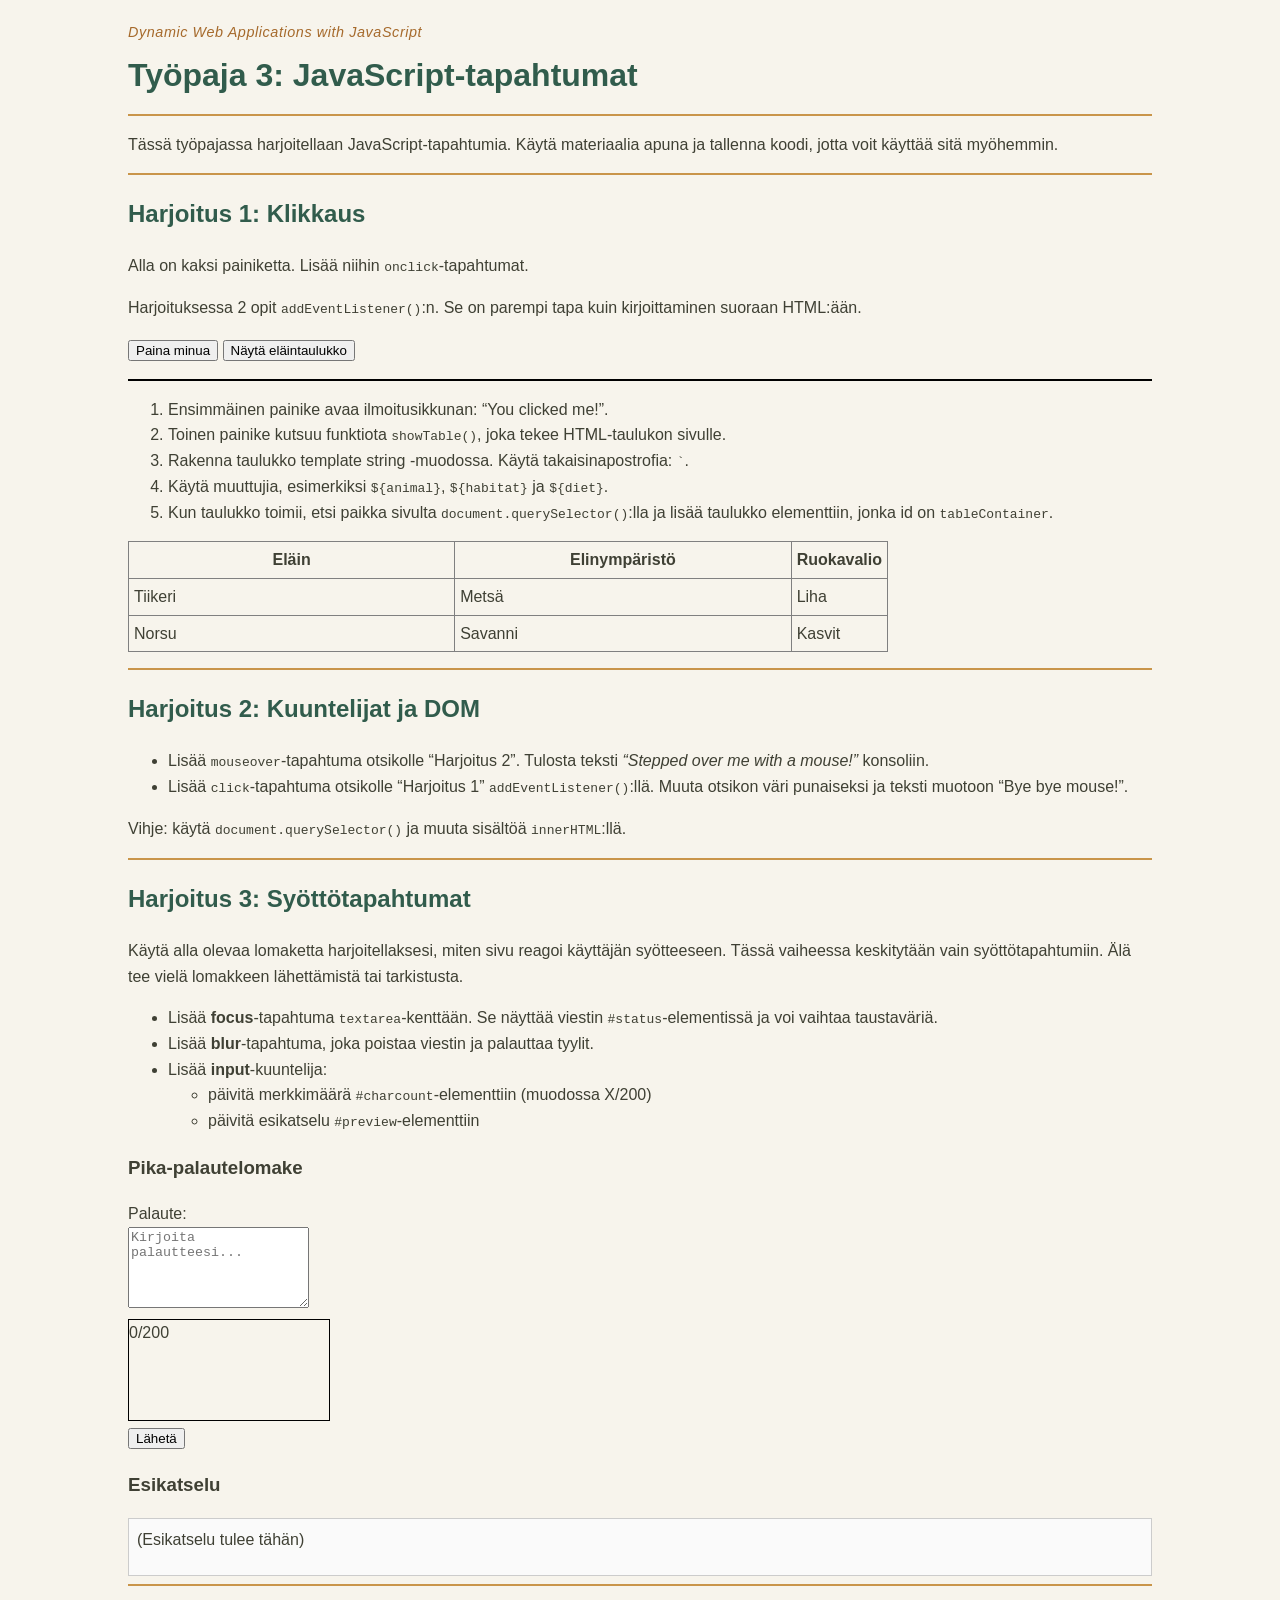
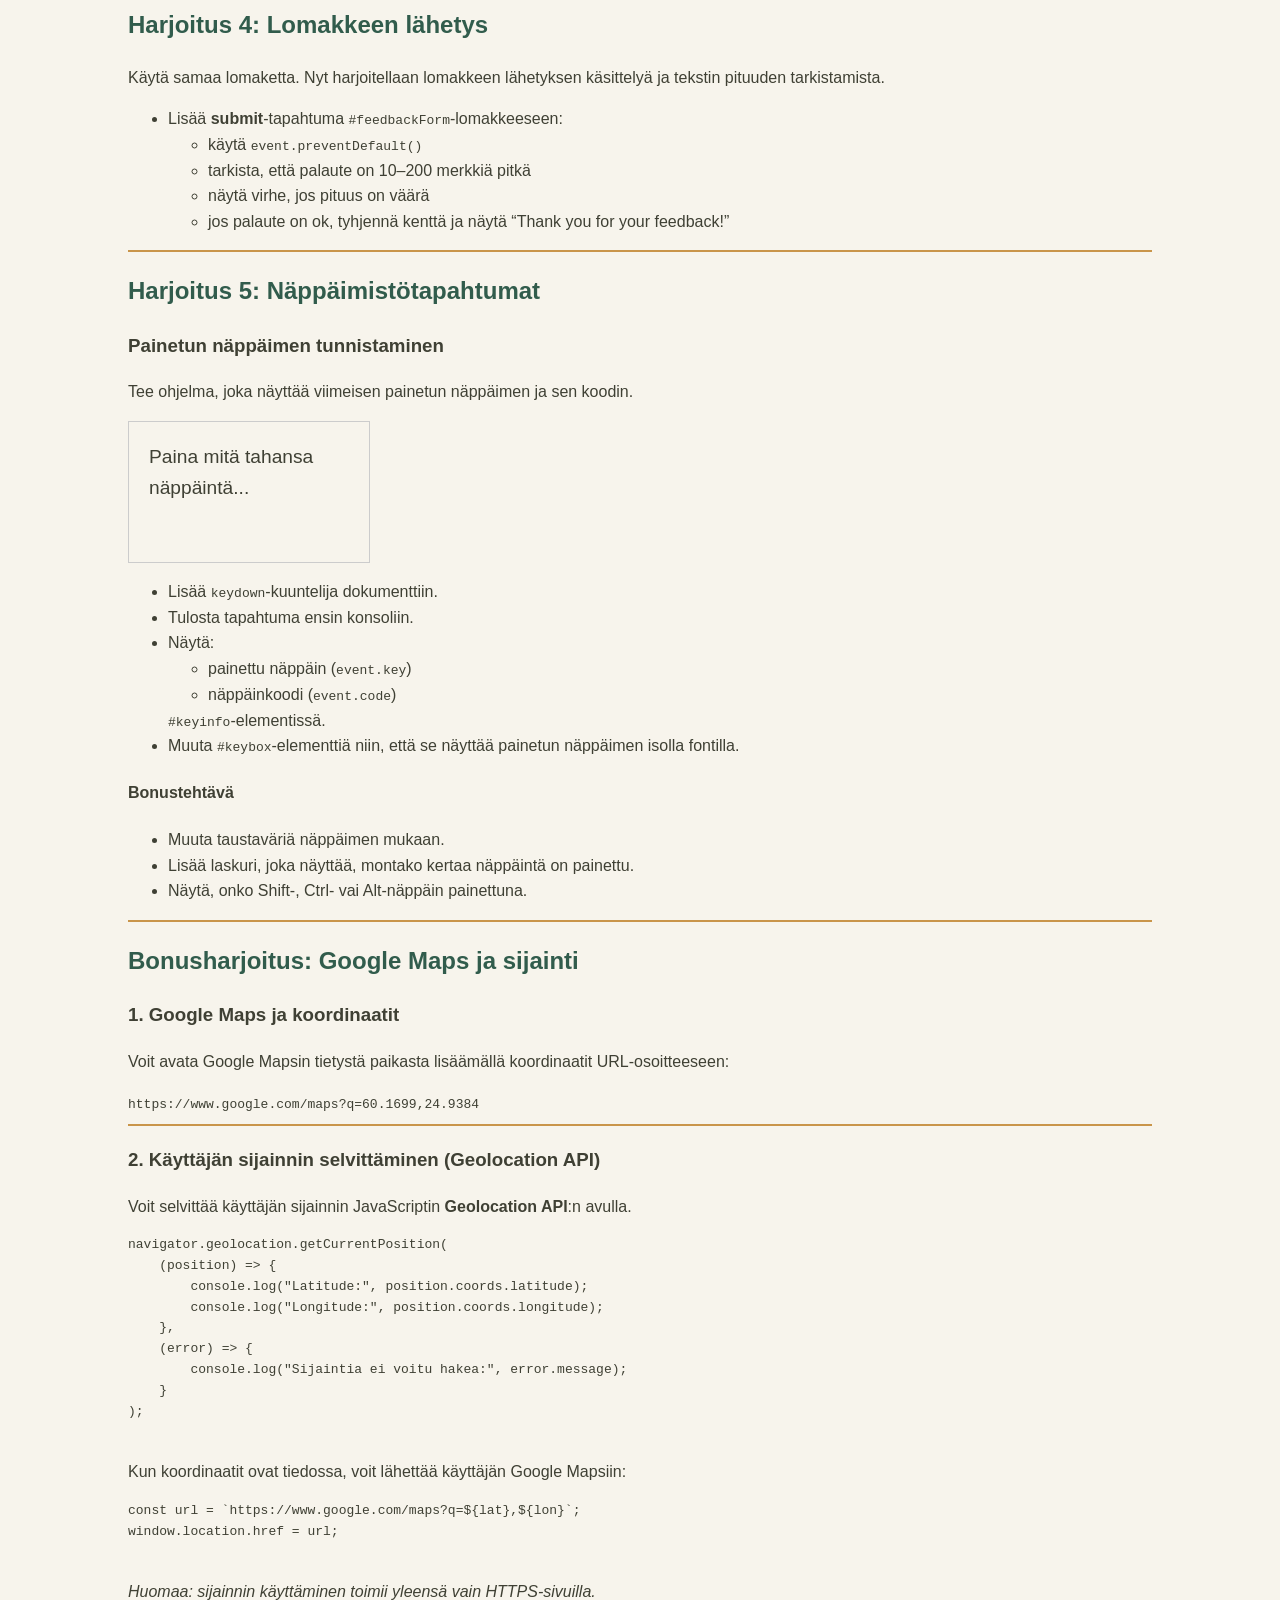
<file: WS03_JS_events/Workshop03-Fin.html>
<!DOCTYPE html>
<html lang="fi">
<head>
    <meta charset="utf-8">
    <title>Työpaja 3</title>
    <link rel="stylesheet" href="css/styles.css">
    <script src="js/script.js" defer></script>
</head>

<body class="ws3">
    <h1>Työpaja 3: JavaScript-tapahtumat</h1>
    <hr>
    <p>
        Tässä työpajassa harjoitellaan JavaScript-tapahtumia.
        Käytä materiaalia apuna ja tallenna koodi, jotta voit käyttää sitä myöhemmin.
    </p>
    <hr>

    <!-- Harjoitus 1 -->
    <h2>Harjoitus 1: Klikkaus</h2>
    <p>Alla on kaksi painiketta. Lisää niihin <code>onclick</code>-tapahtumat.</p>
    <p>Harjoituksessa 2 opit <code>addEventListener()</code>:n. Se on parempi tapa kuin kirjoittaminen suoraan HTML:ään.</p>

    <p>
        <button>Paina minua</button>
        <button>Näytä eläintaulukko</button>
    </p>

    <div id="tableContainer"></div>

    <ol>
        <li>Ensimmäinen painike avaa ilmoitusikkunan: “You clicked me!”.</li>
        <li>Toinen painike kutsuu funktiota <code>showTable()</code>, joka tekee HTML-taulukon sivulle.</li>
        <li>Rakenna taulukko template string -muodossa. Käytä takaisinapostrofia: <code>`</code>.</li>
        <li>Käytä muuttujia, esimerkiksi <code>${animal}</code>, <code>${habitat}</code> ja <code>${diet}</code>.</li>
        <li>Kun taulukko toimii, etsi paikka sivulta <code>document.querySelector()</code>:lla ja lisää taulukko elementtiin, jonka id on <code>tableContainer</code>.</li>
    </ol>

    <table id="example" class="display">
        <thead>
            <tr>
                <th>Eläin</th>
                <th>Elinympäristö</th>
                <th>Ruokavalio</th>
            </tr>
        </thead>
        <tbody>
            <tr>
                <td>Tiikeri</td>
                <td>Metsä</td>
                <td>Liha</td>
            </tr>
            <tr>
                <td>Norsu</td>
                <td>Savanni</td>
                <td>Kasvit</td>
            </tr>
        </tbody>
    </table>

    <hr>

    <!-- Harjoitus 2 -->
    <h2>Harjoitus 2: Kuuntelijat ja DOM</h2>
    <ul>
        <li>Lisää <code>mouseover</code>-tapahtuma otsikolle “Harjoitus 2”. Tulosta teksti <em>“Stepped over me with a mouse!”</em> konsoliin.</li>
        <li>Lisää <code>click</code>-tapahtuma otsikolle “Harjoitus 1” <code>addEventListener()</code>:llä. Muuta otsikon väri punaiseksi ja teksti muotoon “Bye bye mouse!”.</li>
    </ul>
    <p>Vihje: käytä <code>document.querySelector()</code> ja muuta sisältöä <code>innerHTML</code>:llä.</p>

    <hr>

    <!-- Harjoitus 3 -->
    <h2>Harjoitus 3: Syöttötapahtumat</h2>
    <p>
        Käytä alla olevaa lomaketta harjoitellaksesi, miten sivu reagoi käyttäjän syötteeseen.
        Tässä vaiheessa keskitytään vain syöttötapahtumiin. Älä tee vielä lomakkeen lähettämistä tai tarkistusta.
    </p>

    <ul>
        <li>Lisää <strong>focus</strong>-tapahtuma <code>textarea</code>-kenttään. Se näyttää viestin <code>#status</code>-elementissä ja voi vaihtaa taustaväriä.</li>
        <li>Lisää <strong>blur</strong>-tapahtuma, joka poistaa viestin ja palauttaa tyylit.</li>
        <li>Lisää <strong>input</strong>-kuuntelija:
            <ul>
                <li>päivitä merkkimäärä <code>#charcount</code>-elementtiin (muodossa X/200)</li>
                <li>päivitä esikatselu <code>#preview</code>-elementtiin</li>
            </ul>
        </li>
    </ul>

    <h3>Pika-palautelomake</h3>

    <form id="feedbackForm" novalidate>
        <label for="feedback">Palaute:</label><br>
        <textarea id="feedback" placeholder="Kirjoita palautteesi..." rows="5"></textarea><br>

        <div style="margin: 4px 0;">
            <span id="charcount">0/200</span>
            <span id="status" aria-live="polite" style="margin-left: 8px; color: #666;"></span>
        </div>

        <button id="sendBtn" type="submit">Lähetä</button>
    </form>

    <h3>Esikatselu</h3>
    <div id="preview" style="border: 1px solid #ccc; padding: 8px; min-height: 40px; background: #fafafa;">
        (Esikatselu tulee tähän)
    </div>

    <hr>

    <!-- Harjoitus 4 -->
    <h2>Harjoitus 4: Lomakkeen lähetys</h2>
    <p>
        Käytä samaa lomaketta. Nyt harjoitellaan lomakkeen lähetyksen käsittelyä ja tekstin pituuden tarkistamista.
    </p>

    <ul>
        <li>Lisää <strong>submit</strong>-tapahtuma <code>#feedbackForm</code>-lomakkeeseen:
            <ul>
                <li>käytä <code>event.preventDefault()</code></li>
                <li>tarkista, että palaute on 10–200 merkkiä pitkä</li>
                <li>näytä virhe, jos pituus on väärä</li>
                <li>jos palaute on ok, tyhjennä kenttä ja näytä “Thank you for your feedback!”</li>
            </ul>
        </li>
    </ul>

    <hr>

    <!-- Harjoitus 5 -->
    <h2>Harjoitus 5: Näppäimistötapahtumat</h2>

    <h3>Painetun näppäimen tunnistaminen</h3>

    <p>
        Tee ohjelma, joka näyttää viimeisen painetun näppäimen ja sen koodin.
    </p>

    <div id="keybox" style="padding: 20px; border: 1px solid #ccc; font-size: 1.2em;">
        Paina mitä tahansa näppäintä...
    </div>

    <p id="keyinfo"></p>

    <ul>
        <li>Lisää <code>keydown</code>-kuuntelija dokumenttiin.</li>
        <li>Tulosta tapahtuma ensin konsoliin.</li>
        <li>Näytä:
            <ul>
                <li>painettu näppäin (<code>event.key</code>)</li>
                <li>näppäinkoodi (<code>event.code</code>)</li>
            </ul>
            <code>#keyinfo</code>-elementissä.
        </li>
        <li>
            Muuta <code>#keybox</code>-elementtiä niin, että se näyttää painetun näppäimen isolla fontilla.
        </li>
    </ul>

    <h4>Bonustehtävä</h4>
    <ul>
        <li>Muuta taustaväriä näppäimen mukaan.</li>
        <li>Lisää laskuri, joka näyttää, montako kertaa näppäintä on painettu.</li>
        <li>Näytä, onko Shift-, Ctrl- vai Alt-näppäin painettuna.</li>
    </ul>

    <hr>

    <!-- Bonusharjoitus -->
    <h2>Bonusharjoitus: Google Maps ja sijainti</h2>

    <h3>1. Google Maps ja koordinaatit</h3>
    <p>
        Voit avata Google Mapsin tietystä paikasta lisäämällä koordinaatit URL-osoitteeseen:
    </p>
    <code>https://www.google.com/maps?q=60.1699,24.9384</code>

    <hr>

    <h3>2. Käyttäjän sijainnin selvittäminen (Geolocation API)</h3>
    <p>
        Voit selvittää käyttäjän sijainnin JavaScriptin <strong>Geolocation API</strong>:n avulla.
    </p>

    <pre>
navigator.geolocation.getCurrentPosition(
    (position) => {
        console.log("Latitude:", position.coords.latitude);
        console.log("Longitude:", position.coords.longitude);
    },
    (error) => {
        console.log("Sijaintia ei voitu hakea:", error.message);
    }
);
    </pre>

    <p>Kun koordinaatit ovat tiedossa, voit lähettää käyttäjän Google Mapsiin:</p>

    <pre>
const url = `https://www.google.com/maps?q=${lat},${lon}`;
window.location.href = url;
    </pre>

    <p><em>Huomaa: sijainnin käyttäminen toimii yleensä vain HTTPS-sivuilla.</em></p>

</body>
</html>
</file>
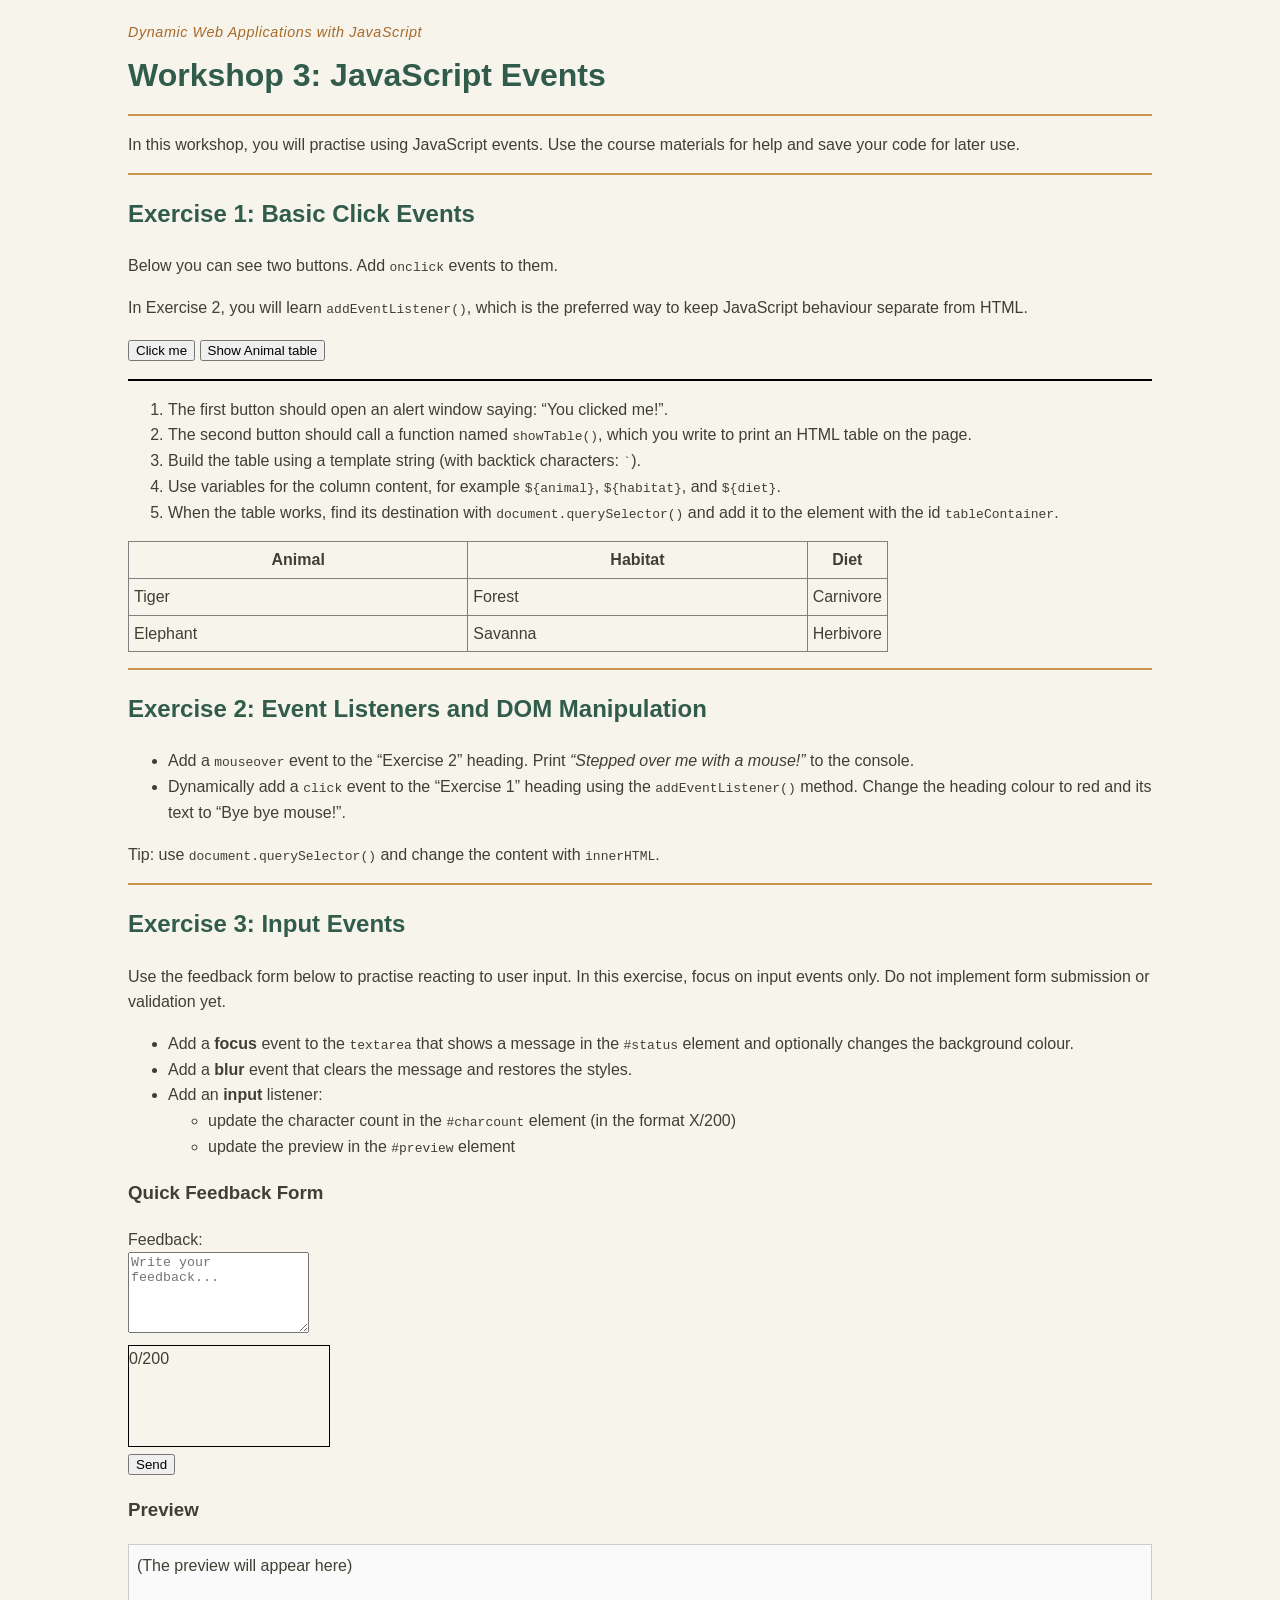
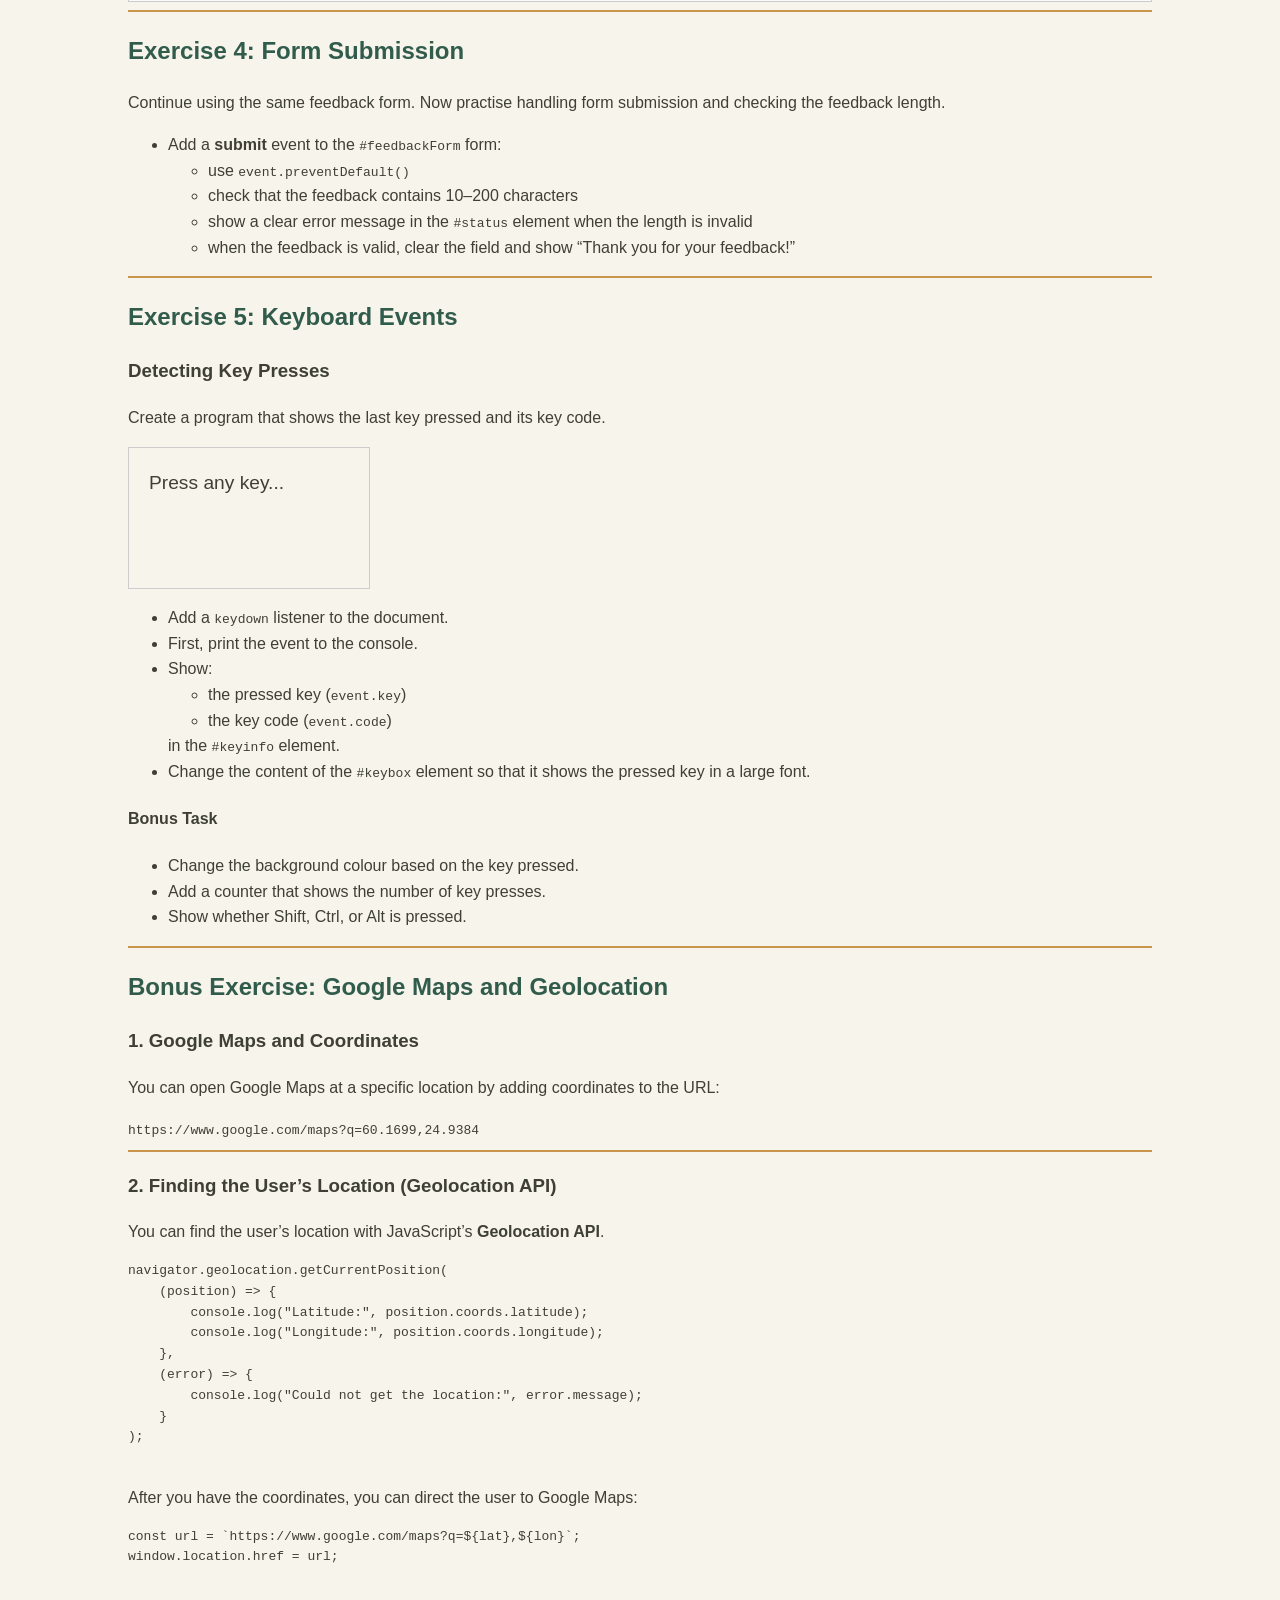
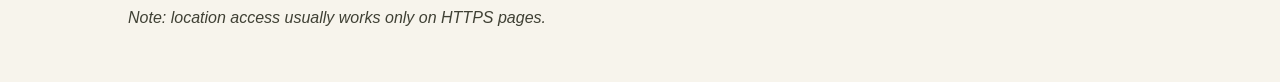
<file: WS03_JS_events/Workshop03.html>
<!DOCTYPE html>
<html lang="en">
<head>
    <meta charset="utf-8">
    <title>Workshop 3</title>
    <link rel="stylesheet" href="css/styles.css">
    <script src="js/script.js" defer></script>
</head>

<body class="ws3">
    <h1>Workshop 3: JavaScript Events</h1>
    <hr>
    <p>
        In this workshop, you will practise using JavaScript events.
        Use the course materials for help and save your code for later use.
    </p>
    <hr>

    <!-- Exercise 1 -->
    <h2>Exercise 1: Basic Click Events</h2>
    <p>Below you can see two buttons. Add <code>onclick</code> events to them.</p>
    <p>In Exercise 2, you will learn <code>addEventListener()</code>, which is the preferred way to keep JavaScript behaviour separate from HTML.</p>

    <p>
        <button onclick="alert('You clicked me!')">Click me</button>
        <button onclick="showTable()">Show Animal table</button>
    </p>

    <div id="tableContainer"></div>

    <ol>
        <li>The first button should open an alert window saying: “You clicked me!”.</li>
        <li>The second button should call a function named <code>showTable()</code>, which you write to print an HTML table on the page.</li>
        <li>Build the table using a template string (with backtick characters: <code>`</code>).</li>
        <li>Use variables for the column content, for example <code>${animal}</code>, <code>${habitat}</code>, and <code>${diet}</code>.</li>
        <li>When the table works, find its destination with <code>document.querySelector()</code> and add it to the element with the id <code>tableContainer</code>.</li>
    </ol>

    <table id="example" class="display">
        <thead>
            <tr>
                <th>Animal</th>
                <th>Habitat</th>
                <th>Diet</th>
            </tr>
        </thead>
        <tbody>
            <tr>
                <td>Tiger</td>
                <td>Forest</td>
                <td>Carnivore</td>
            </tr>
            <tr>
                <td>Elephant</td>
                <td>Savanna</td>
                <td>Herbivore</td>
            </tr>
        </tbody>
    </table>

    <hr>

    <!-- Exercise 2 -->
    <h2>Exercise 2: Event Listeners and DOM Manipulation</h2>
    <ul>
        <li>Add a <code>mouseover</code> event to the “Exercise 2” heading. Print <em>“Stepped over me with a mouse!”</em> to the console.</li>
        <li>Dynamically add a <code>click</code> event to the “Exercise 1” heading using the <code>addEventListener()</code> method. Change the heading colour to red and its text to “Bye bye mouse!”.</li>
    </ul>
    <p>Tip: use <code>document.querySelector()</code> and change the content with <code>innerHTML</code>.</p>

    <hr>

    <!-- Exercise 3 -->
    <h2>Exercise 3: Input Events</h2>
    <p>
        Use the feedback form below to practise reacting to user input.
        In this exercise, focus on input events only. Do not implement form submission or validation yet.
    </p>

    <ul>
        <li>Add a <strong>focus</strong> event to the <code>textarea</code> that shows a message in the <code>#status</code> element and optionally changes the background colour.</li>
        <li>Add a <strong>blur</strong> event that clears the message and restores the styles.</li>
        <li>Add an <strong>input</strong> listener:
            <ul>
                <li>update the character count in the <code>#charcount</code> element (in the format X/200)</li>
                <li>update the preview in the <code>#preview</code> element</li>
            </ul>
        </li>
    </ul>

    <h3>Quick Feedback Form</h3>

    <form id="feedbackForm" novalidate>
        <label for="feedback">Feedback:</label><br>
        <textarea id="feedback" placeholder="Write your feedback..." rows="5"></textarea><br>

        <div style="margin: 4px 0;">
            <span id="charcount">0/200</span>
            <span id="status" aria-live="polite" style="margin-left: 8px; color: #666;"></span>
        </div>

        <button id="sendBtn" type="submit">Send</button>
    </form>

    <h3>Preview</h3>
    <div id="preview" style="border: 1px solid #ccc; padding: 8px; min-height: 40px; background: #fafafa;">
        (The preview will appear here)
    </div>

    <hr>

    <!-- Exercise 4 -->
    <h2>Exercise 4: Form Submission</h2>
    <p>
        Continue using the same feedback form. Now practise handling form submission and checking the feedback length.
    </p>

    <ul>
        <li>Add a <strong>submit</strong> event to the <code>#feedbackForm</code> form:
            <ul>
                <li>use <code>event.preventDefault()</code></li>
                <li>check that the feedback contains 10–200 characters</li>
                <li>show a clear error message in the <code>#status</code> element when the length is invalid</li>
                <li>when the feedback is valid, clear the field and show “Thank you for your feedback!”</li>
            </ul>
        </li>
    </ul>

    <hr>

    <!-- Exercise 5 -->
    <h2>Exercise 5: Keyboard Events</h2>

    <h3>Detecting Key Presses</h3>

    <p>
        Create a program that shows the last key pressed and its key code.
    </p>

    <div id="keybox" style="padding: 20px; border: 1px solid #ccc; font-size: 1.2em;">
        Press any key...
    </div>

    <p id="keyinfo"></p>

    <ul>
        <li>Add a <code>keydown</code> listener to the document.</li>
        <li>First, print the event to the console.</li>
        <li>Show:
            <ul>
                <li>the pressed key (<code>event.key</code>)</li>
                <li>the key code (<code>event.code</code>)</li>
            </ul>
            in the <code>#keyinfo</code> element.
        </li>
        <li>
            Change the content of the <code>#keybox</code> element so that it shows the pressed key in a large font.
        </li>
    </ul>

    <h4>Bonus Task</h4>
    <ul>
        <li>Change the background colour based on the key pressed.</li>
        <li>Add a counter that shows the number of key presses.</li>
        <li>Show whether Shift, Ctrl, or Alt is pressed.</li>
    </ul>

    <hr>

    <!-- Bonus Exercise -->
    <h2>Bonus Exercise: Google Maps and Geolocation</h2>

    <h3>1. Google Maps and Coordinates</h3>
    <p>
        You can open Google Maps at a specific location by adding coordinates to the URL:
    </p>
    <code>https://www.google.com/maps?q=60.1699,24.9384</code>

    <hr>

    <h3>2. Finding the User’s Location (Geolocation API)</h3>
    <p>
        You can find the user’s location with JavaScript’s <strong>Geolocation API</strong>.
    </p>

    <pre>
navigator.geolocation.getCurrentPosition(
    (position) => {
        console.log("Latitude:", position.coords.latitude);
        console.log("Longitude:", position.coords.longitude);
    },
    (error) => {
        console.log("Could not get the location:", error.message);
    }
);
    </pre>

    <p>After you have the coordinates, you can direct the user to Google Maps:</p>

    <pre>
const url = `https://www.google.com/maps?q=${lat},${lon}`;
window.location.href = url;
    </pre>

    <p><em>Note: location access usually works only on HTTPS pages.</em></p>

</body>
</html>
</file>
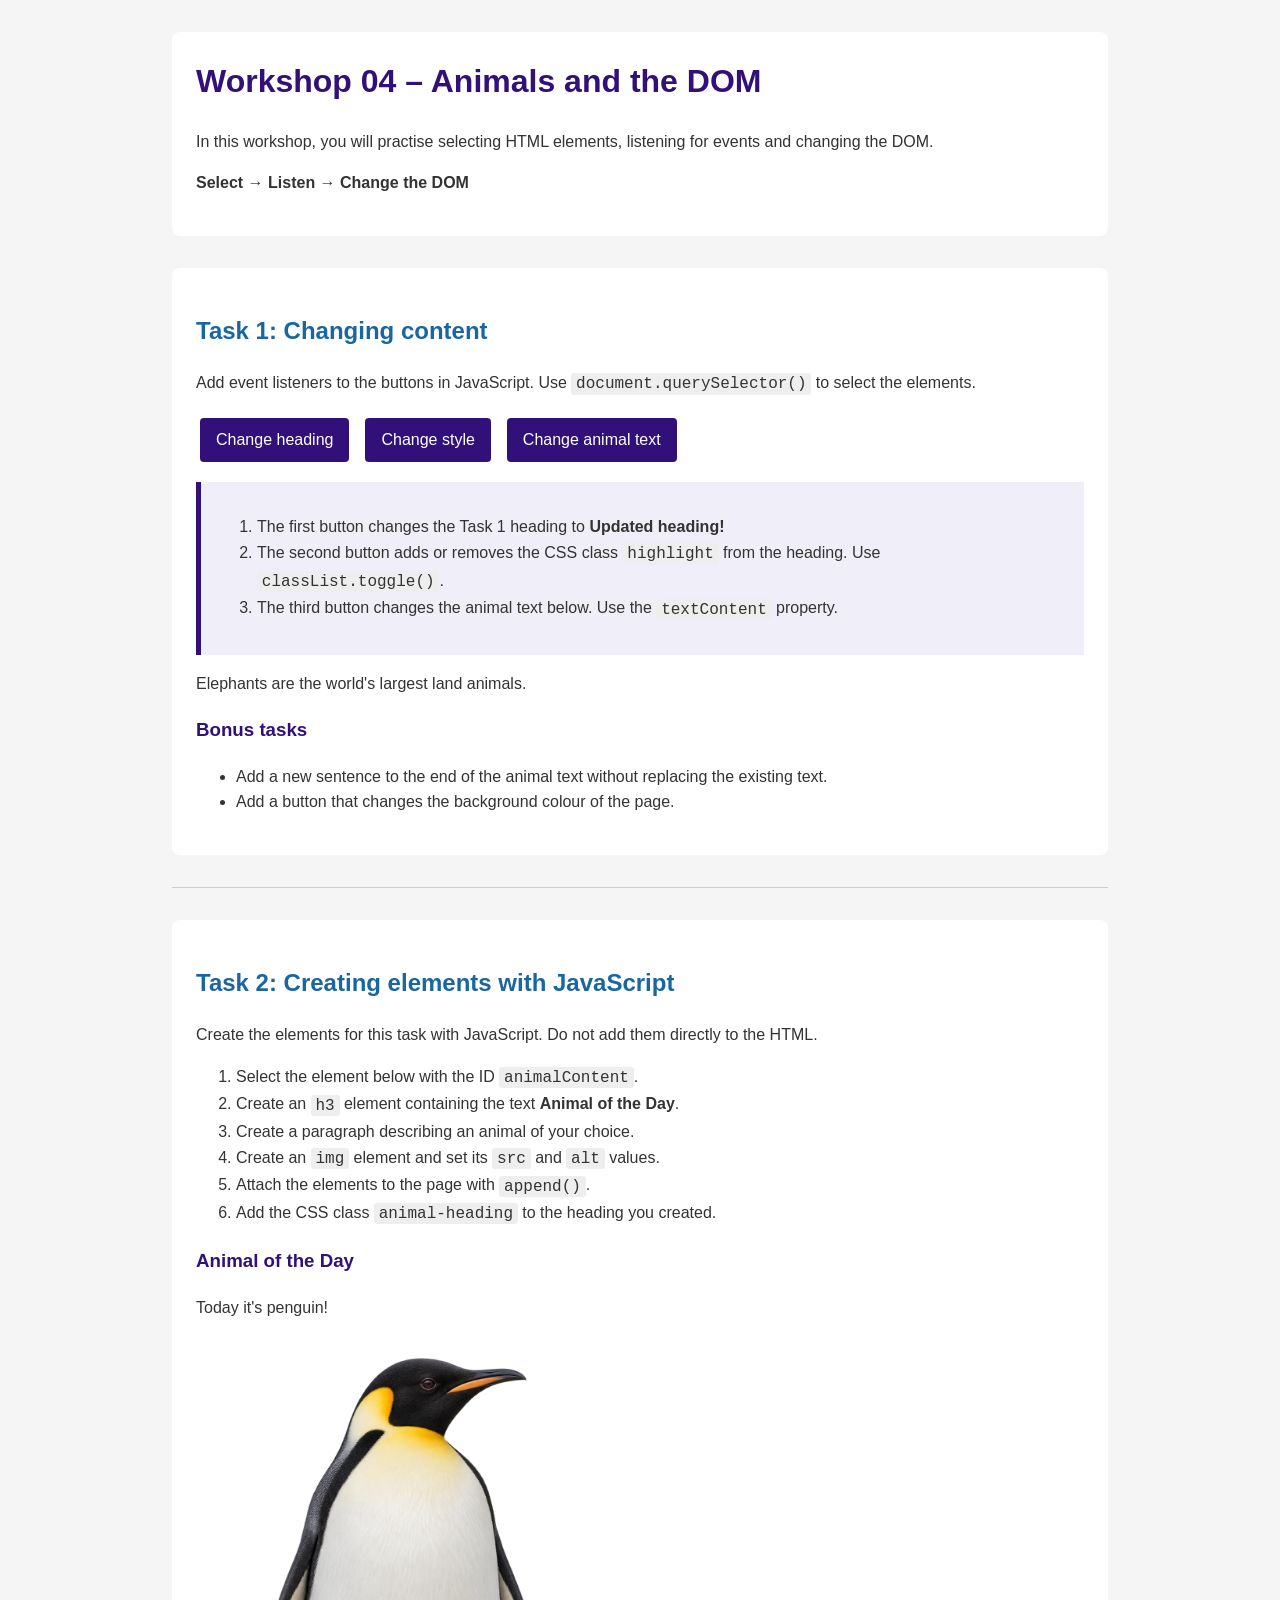
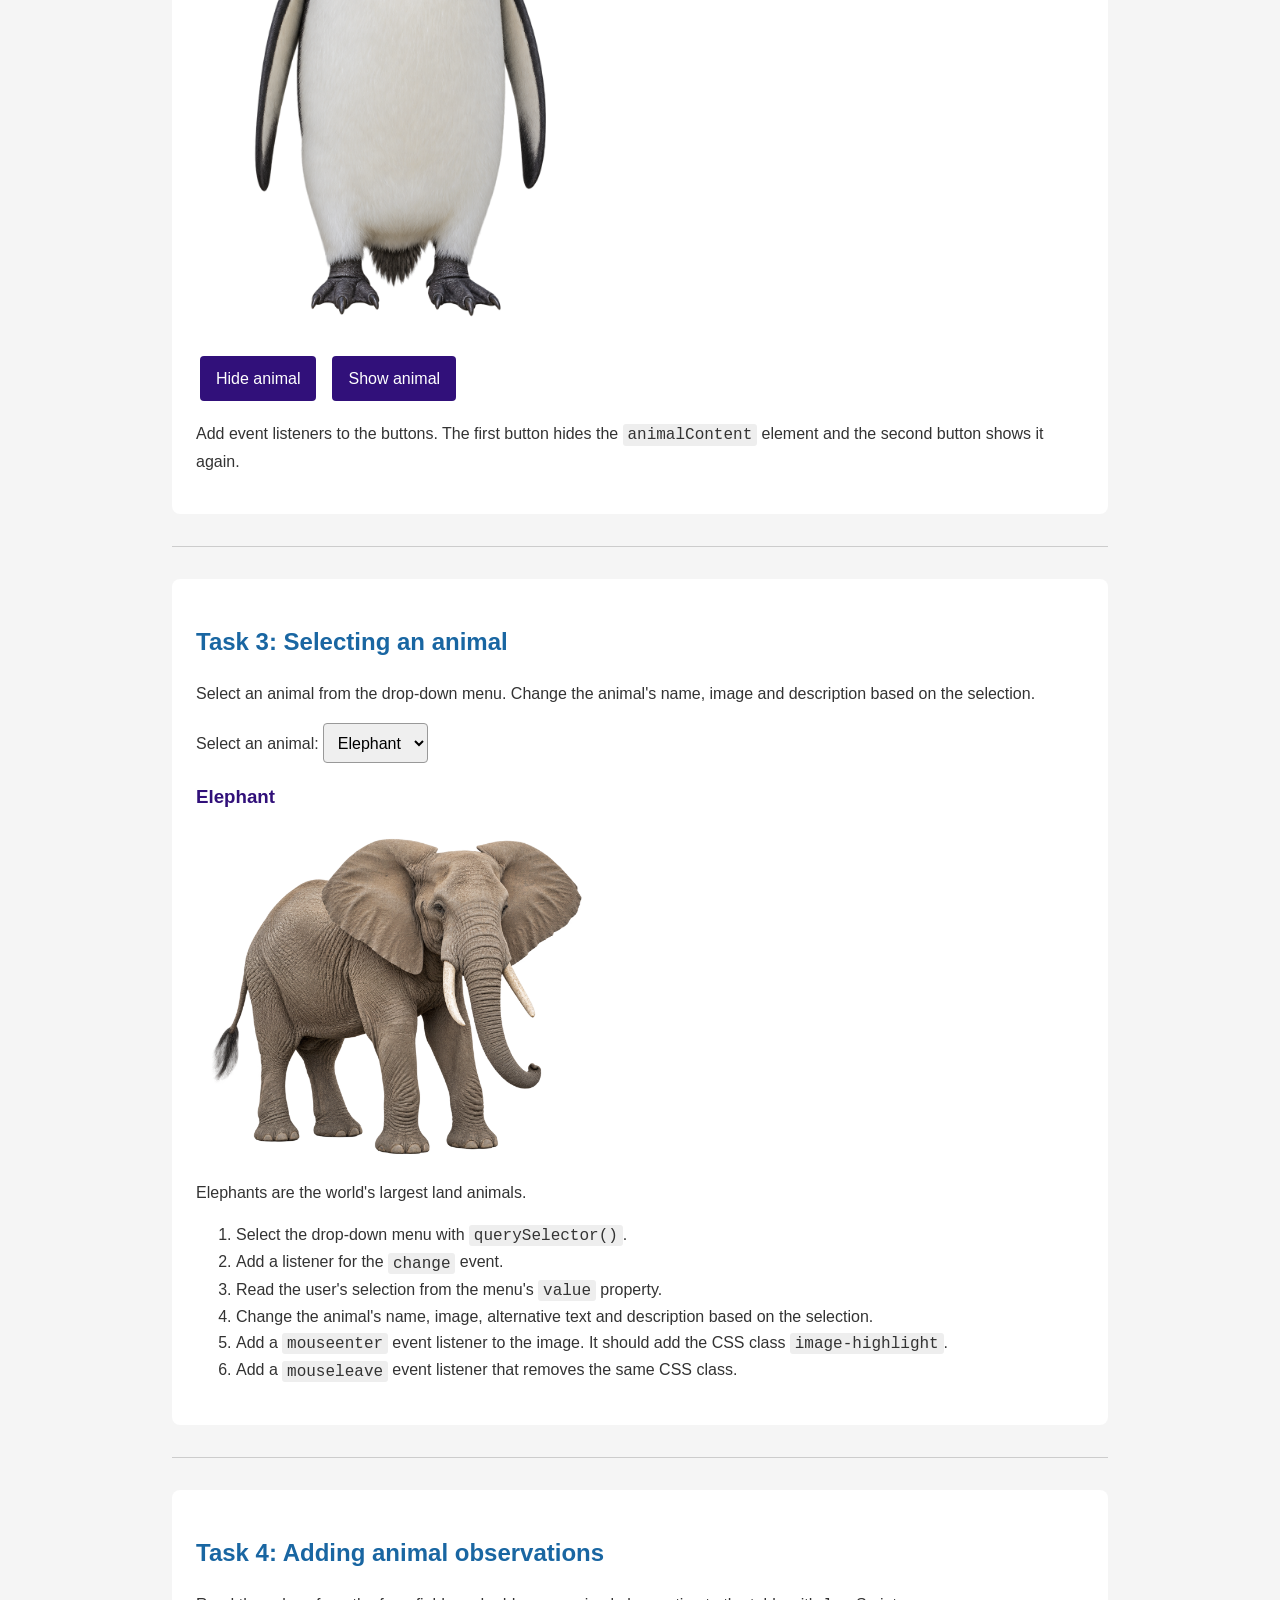
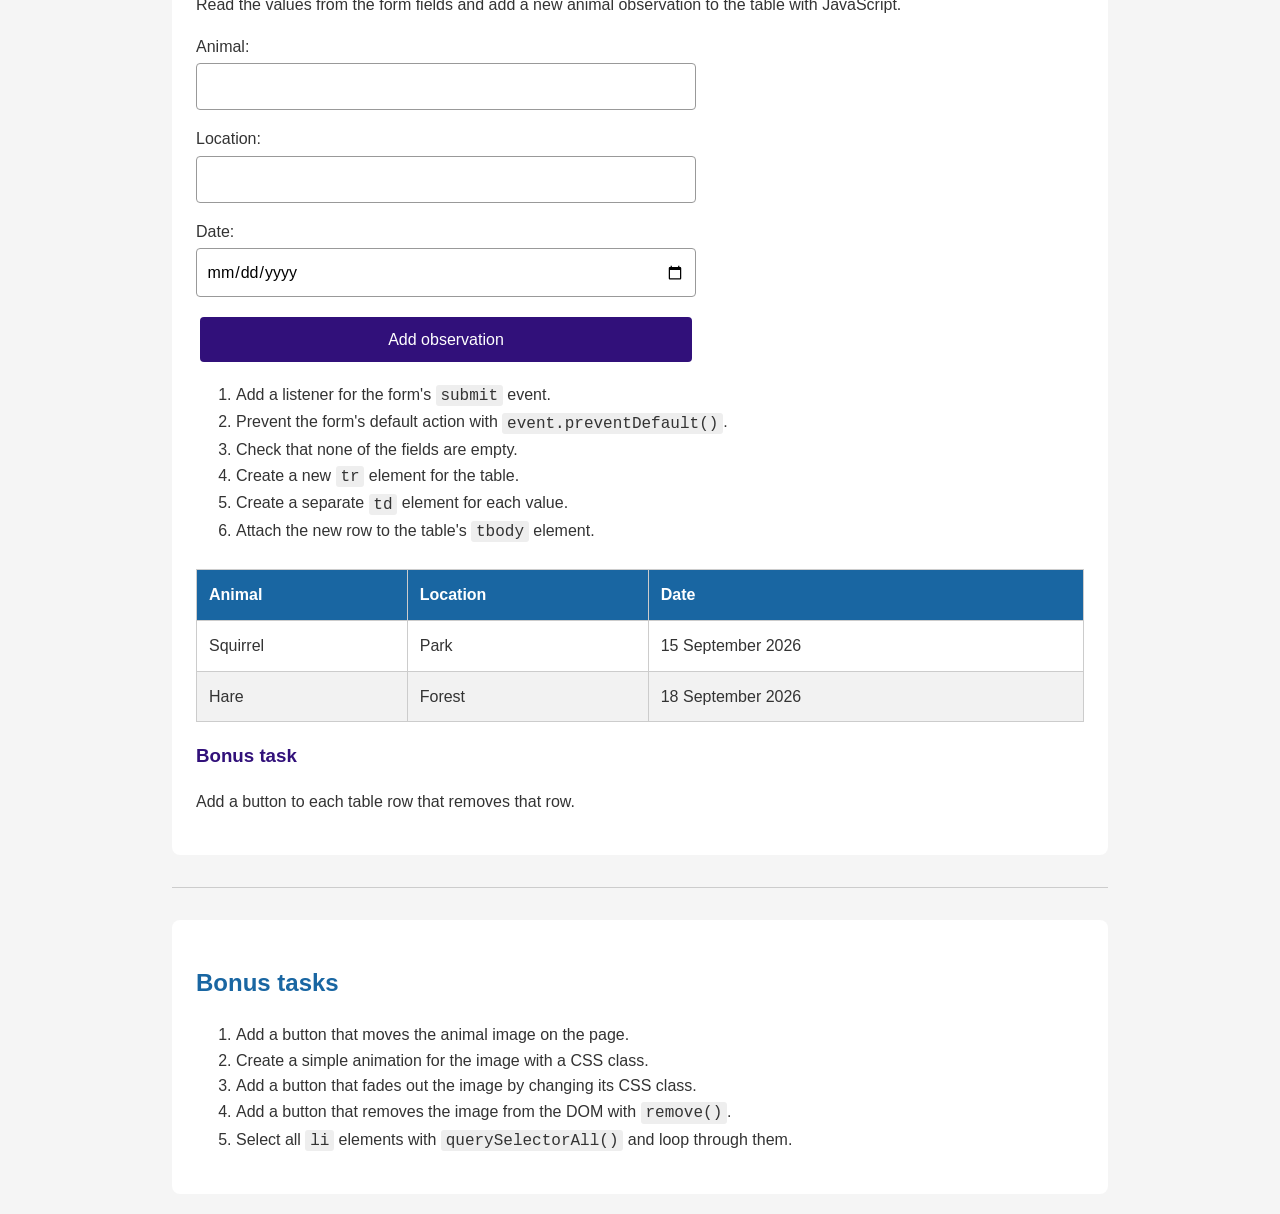
<file: WS04_DOM/workshop4-EN.html>
<!DOCTYPE html>
<html lang="en">

<head>
    <meta charset="UTF-8">
    <meta name="viewport" content="width=device-width, initial-scale=1.0">

    <title>Workshop 04 – DOM Scripting</title>

    <link rel="stylesheet" href="css/styles.css">
    <script src="js/script.js" defer></script>
</head>

<body>
    <header>
        <h1 id="mainHeading">Workshop 04 – Animals and the DOM</h1>

        <p>
            In this workshop, you will practise selecting HTML elements,
            listening for events and changing the DOM.
        </p>

        <p>
            <strong>Select → Listen → Change the DOM</strong>
        </p>
    </header>

    <main>
        <!-- TASK 1 -->
        <section>
            <h2 id="taskOneHeading">Task 1: Changing content</h2>

            <p>
                Add event listeners to the buttons in JavaScript.
                Use <code>document.querySelector()</code> to select the elements.
            </p>

            <div class="buttons">
                <button id="changeHeadingButton">
                    Change heading
                </button>

                <button id="changeStyleButton">
                    Change style
                </button>

                <button id="changeTextButton">
                    Change animal text
                </button>
            </div>

            <div class="instructions">
                <ol>
                    <li>
                        The first button changes the Task 1 heading to
                        <strong>Updated heading!</strong>
                    </li>

                    <li>
                        The second button adds or removes the CSS class
                        <code>highlight</code> from the heading.
                        Use <code>classList.toggle()</code>.
                    </li>

                    <li>
                        The third button changes the animal text below.
                        Use the <code>textContent</code> property.
                    </li>
                </ol>
            </div>

            <p id="animalText">
                Elephants are the world's largest land animals.
            </p>

            <h3>Bonus tasks</h3>

            <ul>
                <li>
                    Add a new sentence to the end of the animal text without
                    replacing the existing text.
                </li>

                <li>
                    Add a button that changes the background colour of the page.
                </li>
            </ul>
        </section>

        <hr>

        <!-- TASK 2 -->
        <section>
            <h2>Task 2: Creating elements with JavaScript</h2>

            <p>
                Create the elements for this task with JavaScript. Do not add
                them directly to the HTML.
            </p>

            <ol>
                <li>
                    Select the element below with the ID
                    <code>animalContent</code>.
                </li>

                <li>
                    Create an <code>h3</code> element containing the text
                    <strong>Animal of the Day</strong>.
                </li>

                <li>
                    Create a paragraph describing an animal of your choice.
                </li>

                <li>
                    Create an <code>img</code> element and set its
                    <code>src</code> and <code>alt</code> values.
                </li>

                <li>
                    Attach the elements to the page with
                    <code>append()</code>.
                </li>

                <li>
                    Add the CSS class <code>animal-heading</code> to the
                    heading you created.
                </li>
            </ol>

            <div id="animalContent"></div>

            <div class="buttons">
                <button id="hideAnimalButton">
                    Hide animal
                </button>

                <button id="showAnimalButton">
                    Show animal
                </button>
            </div>

            <p>
                Add event listeners to the buttons. The first button hides the
                <code>animalContent</code> element and the second button shows
                it again.
            </p>
        </section>

        <hr>

        <!-- TASK 3 -->
        <section>
            <h2>Task 3: Selecting an animal</h2>

            <p>
                Select an animal from the drop-down menu. Change the animal's
                name, image and description based on the selection.
            </p>

            <label for="animalSelect">Select an animal:</label>

            <select id="animalSelect">
                <option value="elephant">Elephant</option>
                <option value="tiger">Tiger</option>
                <option value="penguin">Penguin</option>
                <option value="panda">Panda</option>
            </select>

            <article id="selectedAnimal">
                <h3 id="animalName">Elephant</h3>

                <img
                    id="animalImage"
                    src="images/elephant.png"
                    alt="Elephant"
                >

                <p id="animalDescription">
                    Elephants are the world's largest land animals.
                </p>
            </article>

            <ol>
                <li>
                    Select the drop-down menu with
                    <code>querySelector()</code>.
                </li>

                <li>
                    Add a listener for the <code>change</code> event.
                </li>

                <li>
                    Read the user's selection from the menu's
                    <code>value</code> property.
                </li>

                <li>
                    Change the animal's name, image, alternative text and
                    description based on the selection.
                </li>

                <li>
                    Add a <code>mouseenter</code> event listener to the image.
                    It should add the CSS class <code>image-highlight</code>.
                </li>

                <li>
                    Add a <code>mouseleave</code> event listener that removes
                    the same CSS class.
                </li>
            </ol>
        </section>

        <hr>

        <!-- TASK 4 -->
        <section>
            <h2>Task 4: Adding animal observations</h2>

            <p>
                Read the values from the form fields and add a new animal
                observation to the table with JavaScript.
            </p>

            <form id="animalForm">
                <div>
                    <label for="observationAnimal">Animal:</label>

                    <input
                        type="text"
                        id="observationAnimal"
                        name="observationAnimal"
                    >
                </div>

                <div>
                    <label for="observationLocation">Location:</label>

                    <input
                        type="text"
                        id="observationLocation"
                        name="observationLocation"
                    >
                </div>

                <div>
                    <label for="observationDate">Date:</label>

                    <input
                        type="date"
                        id="observationDate"
                        name="observationDate"
                    >
                </div>

                <button type="submit">
                    Add observation
                </button>
            </form>

            <ol>
                <li>
                    Add a listener for the form's <code>submit</code> event.
                </li>

                <li>
                    Prevent the form's default action with
                    <code>event.preventDefault()</code>.
                </li>

                <li>
                    Check that none of the fields are empty.
                </li>

                <li>
                    Create a new <code>tr</code> element for the table.
                </li>

                <li>
                    Create a separate <code>td</code> element for each value.
                </li>

                <li>
                    Attach the new row to the table's <code>tbody</code> element.
                </li>
            </ol>

            <table id="observationTable">
                <thead>
                    <tr>
                        <th>Animal</th>
                        <th>Location</th>
                        <th>Date</th>
                    </tr>
                </thead>

                <tbody id="observationTableBody">
                    <tr>
                        <td>Squirrel</td>
                        <td>Park</td>
                        <td>15 September 2026</td>
                    </tr>

                    <tr>
                        <td>Hare</td>
                        <td>Forest</td>
                        <td>18 September 2026</td>
                    </tr>
                </tbody>
            </table>

            <h3>Bonus task</h3>

            <p>
                Add a button to each table row that removes that row.
            </p>
        </section>

        <hr>

        <!-- BONUS TASKS -->
        <section>
            <h2>Bonus tasks</h2>

            <ol>
                <li>
                    Add a button that moves the animal image on the page.
                </li>

                <li>
                    Create a simple animation for the image with a CSS class.
                </li>

                <li>
                    Add a button that fades out the image by changing its
                    CSS class.
                </li>

                <li>
                    Add a button that removes the image from the DOM with
                    <code>remove()</code>.
                </li>

                <li>
                    Select all <code>li</code> elements with
                    <code>querySelectorAll()</code> and loop through them.
                </li>
            </ol>
        </section>
    </main>
</body>

</html>
</file>
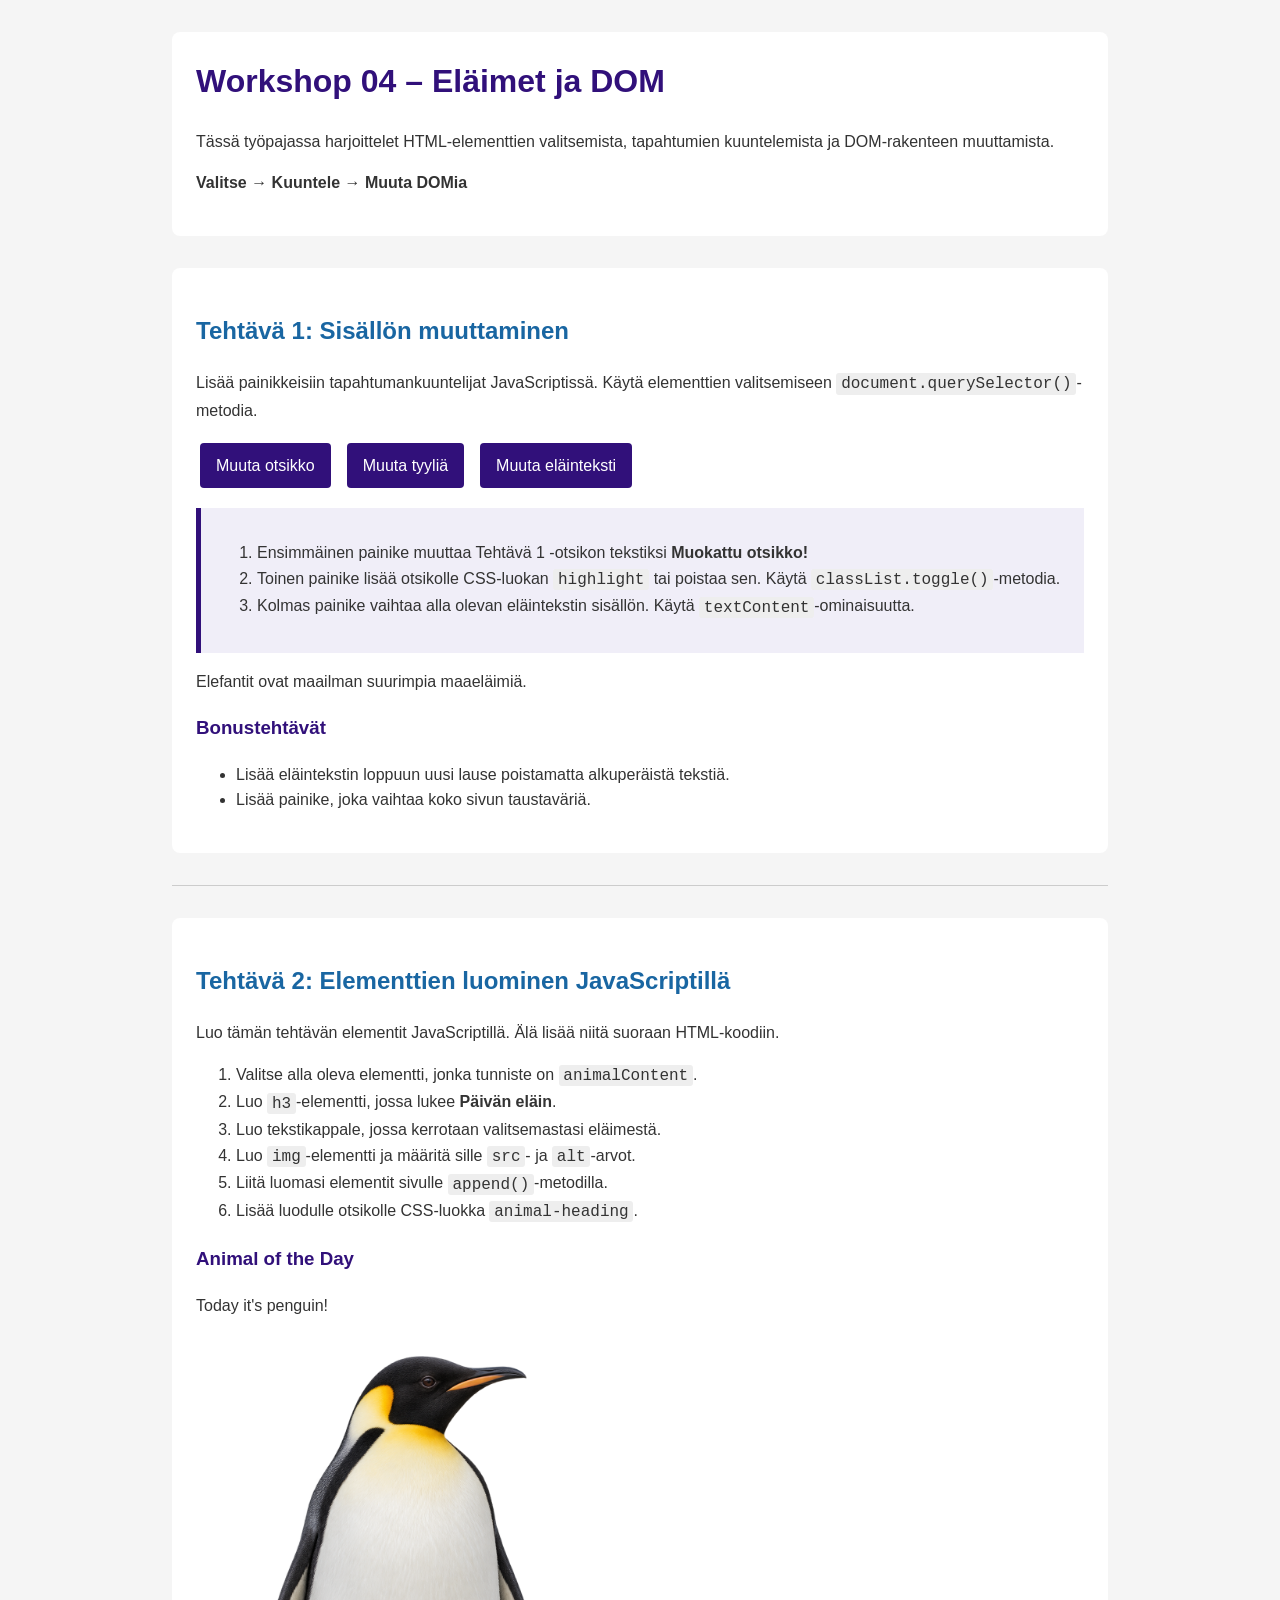
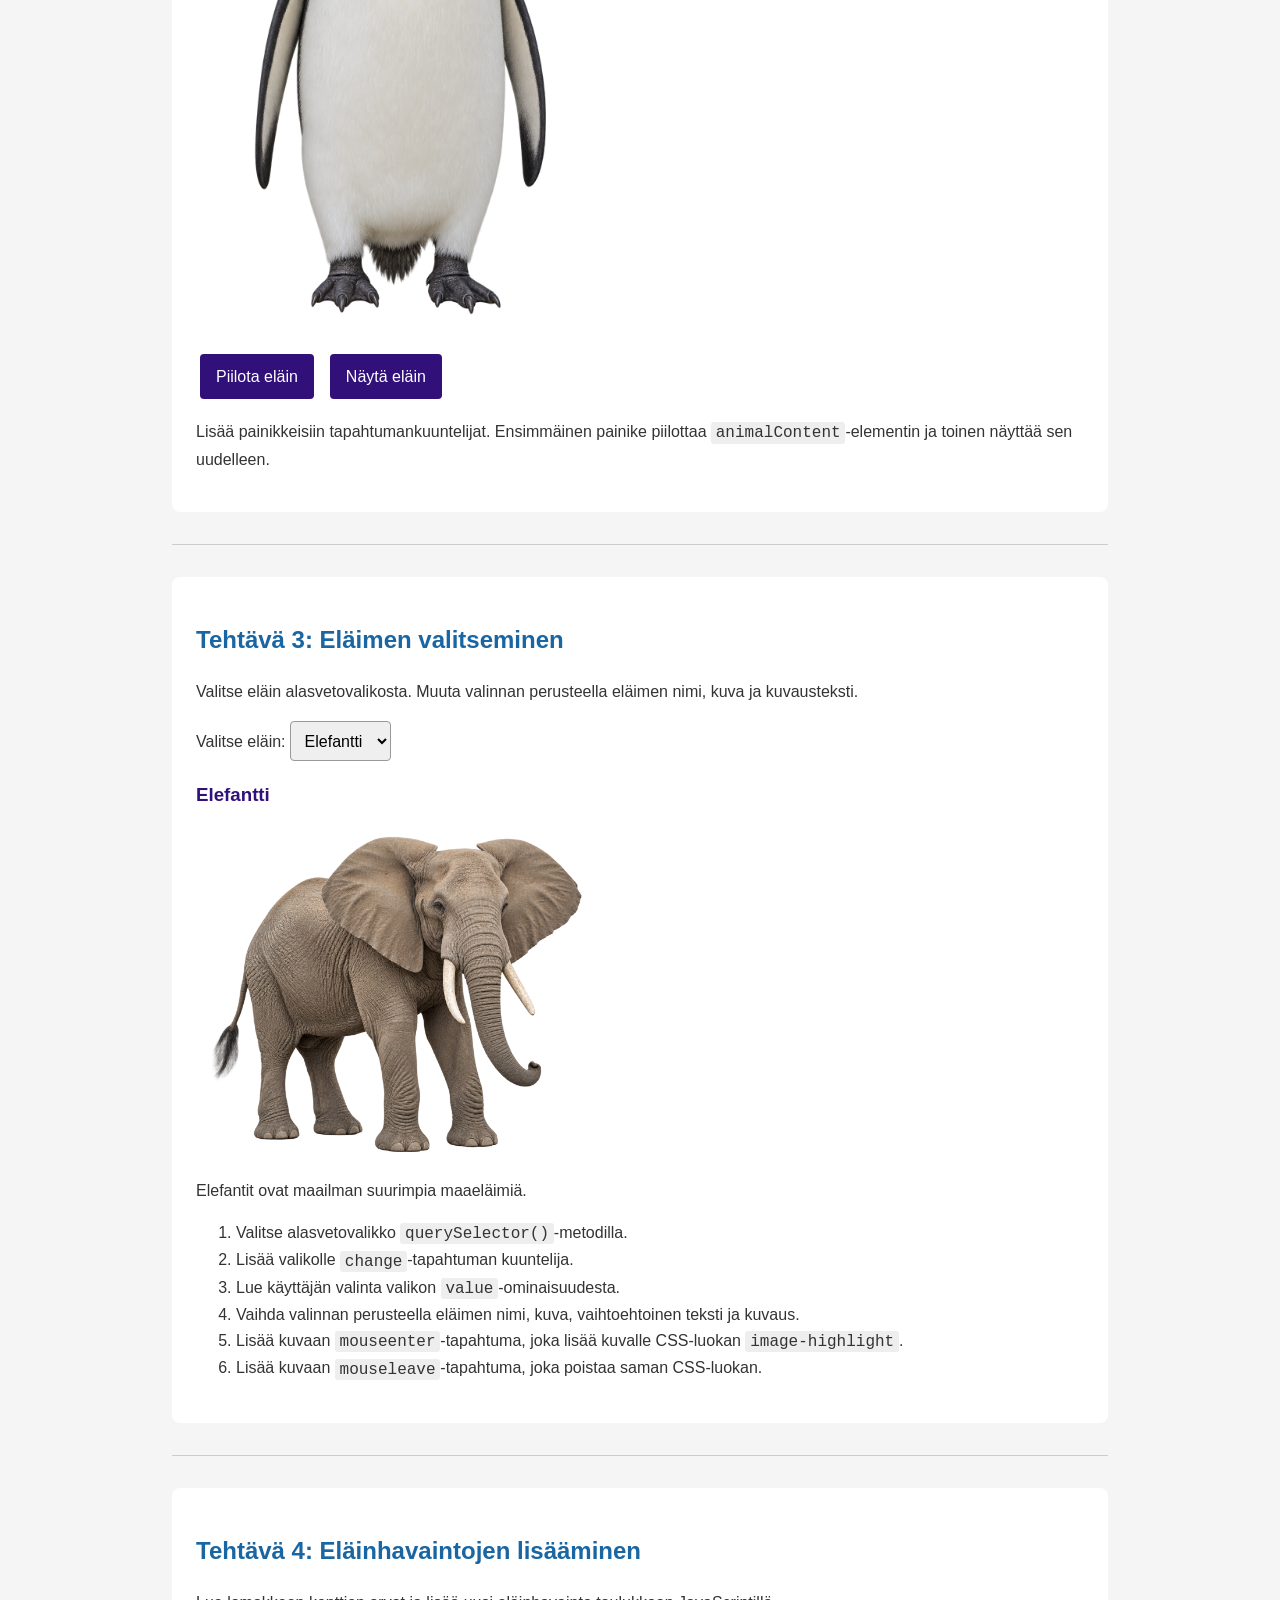
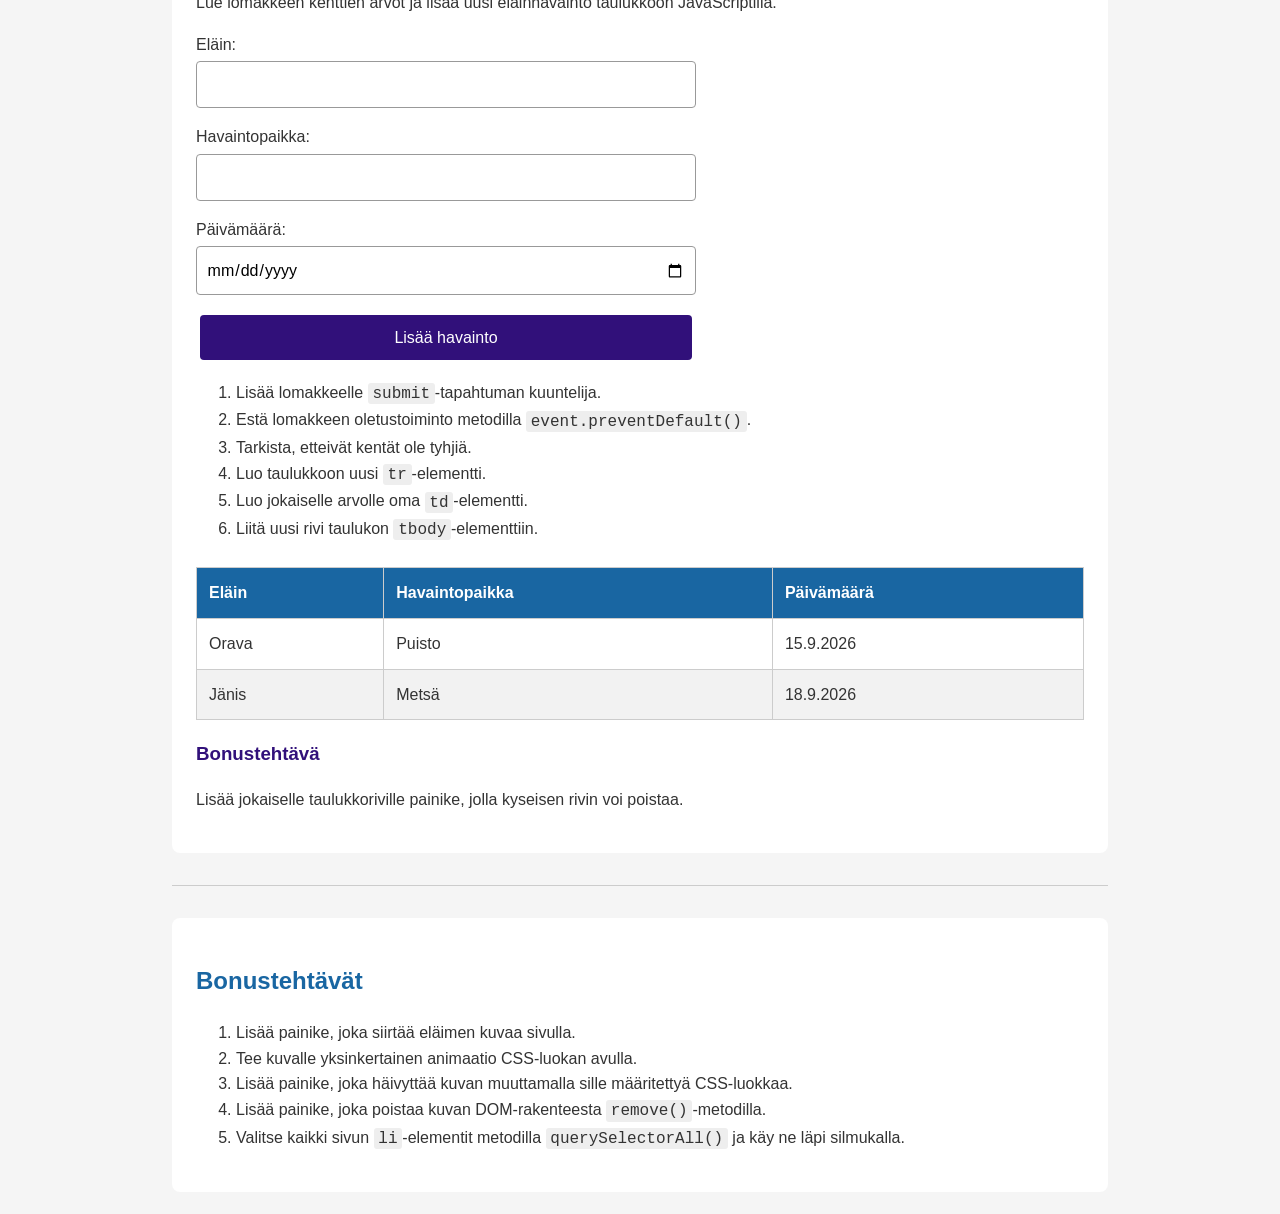
<file: WS04_DOM/workshop4.html>
<!DOCTYPE html>
<html lang="fi">

<head>
    <meta charset="UTF-8">
    <meta name="viewport" content="width=device-width, initial-scale=1.0">

    <title>Workshop 04 – DOM-skriptaus</title>

    <link rel="stylesheet" href="css/styles.css">
    <script src="js/script.js" defer></script>
</head>

<body>
    <header>
        <h1 id="mainHeading">Workshop 04 – Eläimet ja DOM</h1>

        <p>
            Tässä työpajassa harjoittelet HTML-elementtien valitsemista,
            tapahtumien kuuntelemista ja DOM-rakenteen muuttamista.
        </p>

        <p>
            <strong>Valitse → Kuuntele → Muuta DOMia</strong>
        </p>
    </header>

    <main>
        <!-- TEHTÄVÄ 1 -->
        <section>
            <h2 id="taskOneHeading">Tehtävä 1: Sisällön muuttaminen</h2>

            <p>
                Lisää painikkeisiin tapahtumankuuntelijat JavaScriptissä.
                Käytä elementtien valitsemiseen
                <code>document.querySelector()</code>-metodia.
            </p>

            <div class="buttons">
                <button id="changeHeadingButton">
                    Muuta otsikko
                </button>

                <button id="changeStyleButton">
                    Muuta tyyliä
                </button>

                <button id="changeTextButton">
                    Muuta eläinteksti
                </button>
            </div>

            <div class="instructions">
                <ol>
                    <li>
                        Ensimmäinen painike muuttaa Tehtävä 1 -otsikon tekstiksi
                        <strong>Muokattu otsikko!</strong>
                    </li>

                    <li>
                        Toinen painike lisää otsikolle CSS-luokan
                        <code>highlight</code> tai poistaa sen.
                        Käytä <code>classList.toggle()</code>-metodia.
                    </li>

                    <li>
                        Kolmas painike vaihtaa alla olevan eläintekstin sisällön.
                        Käytä <code>textContent</code>-ominaisuutta.
                    </li>
                </ol>
            </div>

            <p id="animalText">
                Elefantit ovat maailman suurimpia maaeläimiä.
            </p>

            <h3>Bonustehtävät</h3>

            <ul>
                <li>
                    Lisää eläintekstin loppuun uusi lause poistamatta
                    alkuperäistä tekstiä.
                </li>

                <li>
                    Lisää painike, joka vaihtaa koko sivun taustaväriä.
                </li>
            </ul>
        </section>

        <hr>

        <!-- TEHTÄVÄ 2 -->
        <section>
            <h2>Tehtävä 2: Elementtien luominen JavaScriptillä</h2>

            <p>
                Luo tämän tehtävän elementit JavaScriptillä. Älä lisää niitä
                suoraan HTML-koodiin.
            </p>

            <ol>
                <li>
                    Valitse alla oleva elementti, jonka tunniste on
                    <code>animalContent</code>.
                </li>

                <li>
                    Luo <code>h3</code>-elementti, jossa lukee
                    <strong>Päivän eläin</strong>.
                </li>

                <li>
                    Luo tekstikappale, jossa kerrotaan valitsemastasi eläimestä.
                </li>

                <li>
                    Luo <code>img</code>-elementti ja määritä sille
                    <code>src</code>- ja <code>alt</code>-arvot.
                </li>

                <li>
                    Liitä luomasi elementit sivulle
                    <code>append()</code>-metodilla.
                </li>

                <li>
                    Lisää luodulle otsikolle CSS-luokka
                    <code>animal-heading</code>.
                </li>
            </ol>

            <div id="animalContent"></div>

            <div class="buttons">
                <button id="hideAnimalButton">
                    Piilota eläin
                </button>

                <button id="showAnimalButton">
                    Näytä eläin
                </button>
            </div>

            <p>
                Lisää painikkeisiin tapahtumankuuntelijat. Ensimmäinen painike
                piilottaa <code>animalContent</code>-elementin ja toinen näyttää
                sen uudelleen.
            </p>
        </section>

        <hr>

        <!-- TEHTÄVÄ 3 -->
        <section>
            <h2>Tehtävä 3: Eläimen valitseminen</h2>

            <p>
                Valitse eläin alasvetovalikosta. Muuta valinnan perusteella
                eläimen nimi, kuva ja kuvausteksti.
            </p>

            <label for="animalSelect">Valitse eläin:</label>

            <select id="animalSelect">
                <option value="elephant">Elefantti</option>
                <option value="tiger">Tiikeri</option>
                <option value="penguin">Pingviini</option>
                <option value="panda">Panda</option>
            </select>

            <article id="selectedAnimal">
                <h3 id="animalName">Elefantti</h3>

                <img
                    id="animalImage"
                    src="images/elephant.png"
                    alt="Elefantti"
                >

                <p id="animalDescription">
                    Elefantit ovat maailman suurimpia maaeläimiä.
                </p>
            </article>

            <ol>
                <li>
                    Valitse alasvetovalikko
                    <code>querySelector()</code>-metodilla.
                </li>

                <li>
                    Lisää valikolle <code>change</code>-tapahtuman kuuntelija.
                </li>

                <li>
                    Lue käyttäjän valinta valikon
                    <code>value</code>-ominaisuudesta.
                </li>

                <li>
                    Vaihda valinnan perusteella eläimen nimi, kuva,
                    vaihtoehtoinen teksti ja kuvaus.
                </li>

                <li>
                    Lisää kuvaan <code>mouseenter</code>-tapahtuma, joka lisää
                    kuvalle CSS-luokan <code>image-highlight</code>.
                </li>

                <li>
                    Lisää kuvaan <code>mouseleave</code>-tapahtuma, joka poistaa
                    saman CSS-luokan.
                </li>
            </ol>
        </section>

        <hr>

        <!-- TEHTÄVÄ 4 -->
        <section>
            <h2>Tehtävä 4: Eläinhavaintojen lisääminen</h2>

            <p>
                Lue lomakkeen kenttien arvot ja lisää uusi eläinhavainto
                taulukkoon JavaScriptillä.
            </p>

            <form id="animalForm">
                <div>
                    <label for="observationAnimal">Eläin:</label>

                    <input
                        type="text"
                        id="observationAnimal"
                        name="observationAnimal"
                    >
                </div>

                <div>
                    <label for="observationLocation">Havaintopaikka:</label>

                    <input
                        type="text"
                        id="observationLocation"
                        name="observationLocation"
                    >
                </div>

                <div>
                    <label for="observationDate">Päivämäärä:</label>

                    <input
                        type="date"
                        id="observationDate"
                        name="observationDate"
                    >
                </div>

                <button type="submit">
                    Lisää havainto
                </button>
            </form>

            <ol>
                <li>
                    Lisää lomakkeelle <code>submit</code>-tapahtuman kuuntelija.
                </li>

                <li>
                    Estä lomakkeen oletustoiminto metodilla
                    <code>event.preventDefault()</code>.
                </li>

                <li>
                    Tarkista, etteivät kentät ole tyhjiä.
                </li>

                <li>
                    Luo taulukkoon uusi <code>tr</code>-elementti.
                </li>

                <li>
                    Luo jokaiselle arvolle oma <code>td</code>-elementti.
                </li>

                <li>
                    Liitä uusi rivi taulukon <code>tbody</code>-elementtiin.
                </li>
            </ol>

            <table id="observationTable">
                <thead>
                    <tr>
                        <th>Eläin</th>
                        <th>Havaintopaikka</th>
                        <th>Päivämäärä</th>
                    </tr>
                </thead>

                <tbody id="observationTableBody">
                    <tr>
                        <td>Orava</td>
                        <td>Puisto</td>
                        <td>15.9.2026</td>
                    </tr>

                    <tr>
                        <td>Jänis</td>
                        <td>Metsä</td>
                        <td>18.9.2026</td>
                    </tr>
                </tbody>
            </table>

            <h3>Bonustehtävä</h3>

            <p>
                Lisää jokaiselle taulukkoriville painike, jolla kyseisen rivin
                voi poistaa.
            </p>
        </section>

        <hr>

        <!-- BONUSTEHTÄVÄT -->
        <section>
            <h2>Bonustehtävät</h2>

            <ol>
                <li>
                    Lisää painike, joka siirtää eläimen kuvaa sivulla.
                </li>

                <li>
                    Tee kuvalle yksinkertainen animaatio CSS-luokan avulla.
                </li>

                <li>
                    Lisää painike, joka häivyttää kuvan muuttamalla sille
                    määritettyä CSS-luokkaa.
                </li>

                <li>
                    Lisää painike, joka poistaa kuvan DOM-rakenteesta
                    <code>remove()</code>-metodilla.
                </li>

                <li>
                    Valitse kaikki sivun <code>li</code>-elementit metodilla
                    <code>querySelectorAll()</code> ja käy ne läpi silmukalla.
                </li>
            </ol>
        </section>
    </main>
</body>

</html>
</file>
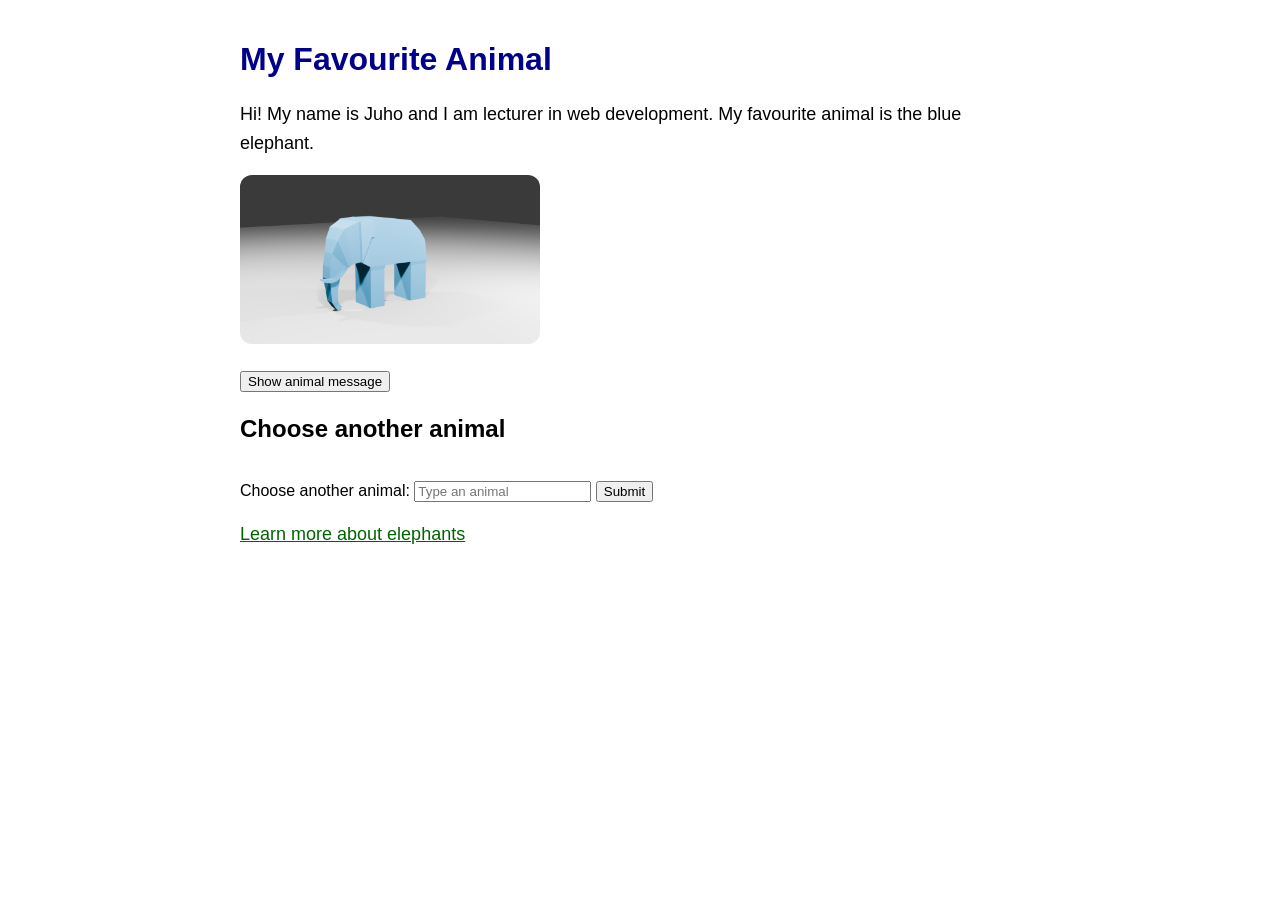
<file: WS03_JS_events/demot/demo1.html>
<!DOCTYPE html>
<html lang="en">
<head>
    <meta charset="UTF-8">
    <meta name="viewport" content="width=device-width, initial-scale=1.0">
    <title>My Favourite Animal</title>


    <!-- defer tells the browser to wait until the HTML has been parsed before running the JavaScript. -->
    <script src="kuuntelijat.js" defer></script>


    <link rel="stylesheet" href="styles2.css">
</head>
<body>

    <!-- 2.HTML defines the page. The browser creates the DOM, and JavaScript can use the DOM to read and change the page. -->
    <h1 id="animalTitle">My Favourite Animal</h1>

    <p>
        Hi! My name is Juho and I am lecturer in web development.
        My favourite animal is the blue elephant.
    </p>

   <img src="../img/elefant_blend.png" alt="A blue elephant" width="300">

   <!-- 1.When the user clicks a button, show a message about the elephant. -->

    <p><button id="animalButton">Show animal message</button></p>

    <!-- 4.The input event happens every time the value changes.. -->

    <h2>Choose another animal</h2>

    <!--<input id="animalInput" type="text" placeholder="Type an animal">  -->

    <br />

    <!-- 5. Then a small form -->

<form id="animalForm">
    <label for="animalInput">Choose another animal:</label>
    <input id="animalInput" type="text" placeholder="Type an animal">
    <button type="submit">Submit</button>
</form>

<div id="animalTable" hidden>
    <p>Elefantit ovat maailman suurimpia maaeläimiä.</p>
</div>

<p id="animalOutput"></p>

<p id="animalOutput"></p>   
        

    <p>
        <a href="https://en.wikipedia.org/wiki/Elephant" target="_blank">
            Learn more about elephants
        </a>
    </p>

</body>
</html>
</file>
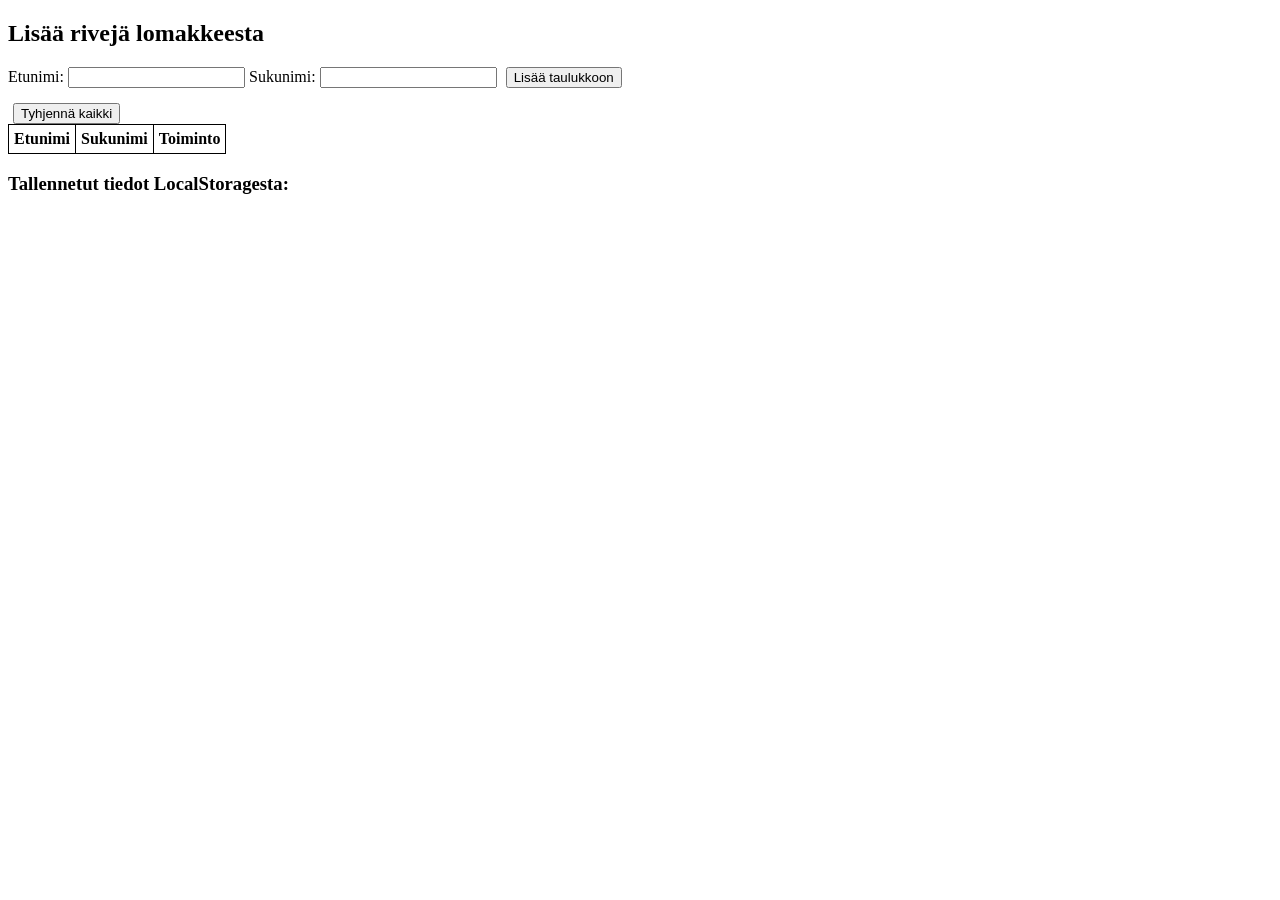
<file: WS04_DOM/demoja/lomake-taulu.html>
<!DOCTYPE html>
<html lang="fi">

<head>
    <meta charset="UTF-8">
    <title>Lomake + LocalStorage</title>
    <style>
        table,
        th,
        td {
            border: 1px solid black;
            border-collapse: collapse;
            padding: 5px;
        }

        form {
            margin-bottom: 15px;
        }

        button {
            margin-left: 5px;
        }
    </style>
</head>

<body>
    <h2>Lisää rivejä lomakkeesta</h2>

    <!-- Lomake nimien lisäämiseen -->
    <form id="lomake">
        Etunimi: <input type="text" id="etunimi" required>
        Sukunimi: <input type="text" id="sukunimi" required>
        <button type="submit">Lisää taulukkoon</button>
    </form>

    <!-- Nappi kaikkien tietojen tyhjentämiseen -->
    <button id="tyhjenna">Tyhjennä kaikki</button>

    <!-- Taulukko nimien näyttämiseen -->
    <table id="taulukko">
        <tr>
            <th>Etunimi</th>
            <th>Sukunimi</th>
            <th>Toiminto</th>
        </tr>
    </table>

    <!-- Lista tallennetuista nimistä LocalStoragesta -->
    <h3>Tallennetut tiedot LocalStoragesta:</h3>
    <ul id="tallennetut"></ul>

    <script>
        // Haetaan DOM-elementit
        const lomake = document.getElementById("lomake");
        const taulukko = document.getElementById("taulukko");
        const tallennetut = document.getElementById("tallennetut");
        const tyhjennaBtn = document.getElementById("tyhjenna");

        // --- Hakee LocalStoragesta tallennetut henkilöt ---
        function haeTallennetut() {
            const data = localStorage.getItem("henkilot");
            // Jos ei ole dataa, palautetaan tyhjä taulukko
            return data ? JSON.parse(data) : [];
        }

        // --- Tallentaa henkilöt LocalStorageen ---
        function tallenna(henkilot) {
            localStorage.setItem("henkilot", JSON.stringify(henkilot));
        }

        // --- Näyttää tallennetut henkilöt listana ---
        function naytaTallennetut() {
            tallennetut.innerHTML = ""; // Tyhjennetään lista ennen uudelleenluontia
            const henkilot = haeTallennetut();
            for (let i = 0; i < henkilot.length; i++) {
                const li = document.createElement("li");
                li.textContent = henkilot[i].etunimi + " " + henkilot[i].sukunimi;
                tallennetut.appendChild(li);
            }
        }

        // --- Lisää rivi taulukkoon ---
        function lisaaTaulukkoon(etunimi, sukunimi) {
            const uusiRivi = taulukko.insertRow(-1); // Lisää rivin taulukon loppuun
            const solu1 = uusiRivi.insertCell(0);
            const solu2 = uusiRivi.insertCell(1);
            const solu3 = uusiRivi.insertCell(2);

            solu1.textContent = etunimi;
            solu2.textContent = sukunimi;

            // Poistonappi, joka poistaa rivin ja päivittää LocalStoragen
            solu3.innerHTML = '<button onclick="poistaRivi(this)">Poista</button>';
        }

        // --- Poistaa rivin taulukosta ja LocalStoragesta ---
        function poistaRivi(painike) {
            const rivi = painike.parentNode.parentNode; // Saadaan taulukon rivi
            const index = rivi.rowIndex - 1; // -1 koska otsikkorivi
            const henkilot = haeTallennetut();

            henkilot.splice(index, 1); // Poistetaan henkilö taulukosta
            tallenna(henkilot);        // Päivitetään LocalStorage

            taulukko.deleteRow(rivi.rowIndex); // Poistetaan HTML-taulukosta
            naytaTallennetut();                // Päivitetään lista
        }

        // --- Lomakkeen lähetys ---
        lomake.addEventListener("submit", function (e) {
            e.preventDefault(); // Estetään lomakkeen oletustapahtuma (sivun lataus)

            const etunimi = document.getElementById("etunimi").value;
            const sukunimi = document.getElementById("sukunimi").value;

            const henkilot = haeTallennetut();
            henkilot.push({ etunimi, sukunimi }); // Lisätään uusi henkilö
            tallenna(henkilot);

            lisaaTaulukkoon(etunimi, sukunimi);
            naytaTallennetut();

            lomake.reset(); // Tyhjennetään lomake
        });

        // --- Tyhjennysnapin toiminto ---
        tyhjennaBtn.addEventListener("click", function () {
            localStorage.removeItem("henkilot"); // Poistetaan tallennettu data

            // Tyhjennetään taulukko, mutta jätetään otsikkorivi
            for (let i = taulukko.rows.length - 1; i > 0; i--) {
                taulukko.deleteRow(i);
            }

            // Tyhjennetään lista
            while (tallennetut.firstChild) {
                tallennetut.removeChild(tallennetut.firstChild);
            }
        });

        // --- Kun sivu ladataan, näytetään tallennetut tiedot ---
        window.onload = function () {
            const henkilot = haeTallennetut();
            for (let i = 0; i < henkilot.length; i++) {
                lisaaTaulukkoon(henkilot[i].etunimi, henkilot[i].sukunimi);
            }
            naytaTallennetut();
        };
    </script>
</body>

</html>
</file>
<file: Workshop05/css/styles.css>
/* Simple shared styles for the English and Finnish workshop. */
* { box-sizing: border-box; }
body {
  margin: 0;
  padding: 24px;
  font-family: Arial, Helvetica, sans-serif;
  line-height: 1.6;
  color: #24343c;
  background: #f4f7f5;
}
main { max-width: 900px; margin: auto; }
header { margin-bottom: 32px; }
h1 { font-size: clamp(1.8rem, 4vw, 2.5rem); line-height: 1.2; color: #155e4c; }
h2 { margin-top: 0; color: #155e4c; font-size: 1.4rem; }
.course { color: #52635d; font-weight: bold; }
.notice { font-weight: bold; }
section { margin-bottom: 24px; padding: 24px; background: white; border-radius: 12px; }
li { margin-bottom: 10px; }
a { color: #155e4c; }
form { max-width: 520px; margin-top: 24px; }
label { display: block; margin-top: 14px; font-weight: bold; }
input, select, textarea {
  width: 100%; padding: 10px; margin-top: 5px;
  font: inherit; border: 1px solid #8c9d96; border-radius: 6px;
}
button {
  margin-top: 16px; padding: 10px 18px; font: inherit;
  color: white; background: #155e4c; border: 1px solid #155e4c;
  border-radius: 6px; cursor: pointer;
}
button:hover { background: #104b3d; }
.secondary { color: #155e4c; background: white; }
.secondary:hover { background: #edf4f0; }
.actions { display: flex; flex-wrap: wrap; gap: 10px; }
:focus-visible { outline: 3px solid #bd650d; outline-offset: 3px; }
.error { display: block; color: #b42318; font-size: .95rem; }
.invalid { border: 2px solid #b42318; }
.saved { padding: 16px; background: #edf4f0; border-radius: 6px; white-space: pre-line; }
footer { color: #52635d; }
@media (max-width: 600px) {
  body { padding: 14px; }
  section { padding: 18px; }
}
</file>
<file: Workshop1/styles.css>
/* Style the whole page */

body {
    /* Set the font */
    font-family: Arial, sans-serif;
    /* Limit the maximum width of the content */
    max-width: 800px;
    /* Center the page horizontally */
    margin: 0 auto;
    /* Add space inside the page */
    padding: 20px;
}

/* Style the main heading */

h1 {
    /* Change the text color */
    color: #23ca92;
    /* Set the text size */
    font-size: 36px;
    /* Add space below the heading */
    margin-bottom: 20px;
}

/* Style all paragraphs */

p {
    /* Set the text size */
    font-size: 18px;
    /* Add space between lines of text */
    line-height: 1.6;
    /* Add space below each paragraph */
    margin-bottom: 20px;
}

/* Style all images */

img {
    /* Prevent images from becoming wider than their container */
    max-width: 100%;
    /* Round the corners of images */
    border-radius: 10px;
}

/* Style all links */

a {
    /* Change the link color */
    color: rgb(3, 80, 80);
    /* Remove the underline */
    text-decoration: none;
}

/* Style links when the mouse is over them */

a:hover {
    /* Add underline on hover*/
    text-decoration: underline;
}
</file>
<file: Workshop2/styles.css>
/* Style the whole page */

body {
    /* Set the font */
    font-family: Arial, sans-serif;
    /* Limit the maximum width of the content */
    max-width: 800px;
    /* Center the page horizontally */
    margin: 0 auto;
    /* Add space inside the page */
    padding: 20px;
}

/* Style the main heading */

h1 {
    /* Change the text color */
    color: #23ca92;
    /* Set the text size */
    font-size: 36px;
    /* Add space below the heading */
    margin-bottom: 20px;
}

/* Style all paragraphs */

p {
    /* Set the text size */
    font-size: 18px;
    /* Add space between lines of text */
    line-height: 1.6;
    /* Add space below each paragraph */
    margin-bottom: 20px;
}

/* Style all images */

img {
    /* Prevent images from becoming wider than their container */
    max-width: 100%;
    /* Round the corners of images */
    border-radius: 10px;
}

/* Style all links */

a {
    /* Change the link color */
    color: rgb(3, 80, 80);
    /* Remove the underline */
    text-decoration: none;
}

/* Style links when the mouse is over them */

a:hover {
    /* Add underline on hover*/
    text-decoration: underline;
}
</file>
<file: demoja/style.css>
body {
    font-family: Arial, sans-serif;
    margin: 40px;
}

.invalid {
    border: 2px solid red;
}

#errorMessage {
    color: red;
}
</file>
<file: WS03_JS_events/css/styles.css>
body {
  font-family: "Trebuchet MS", Helvetica, sans-serif;
  color: #333333;
  margin: 20px;
}
.ws3 {
  max-width: 1080px;
  margin: 0 auto;
  padding: 0 28px 40px;
  box-sizing: border-box;
  background: #f7f4ec;
  color: #3f4034;
  line-height: 1.6;
}
h1:before {
  content: "Dynamic Web Applications with JavaScript";
  display: block;
  font-size: 60%;
  font-style: italic;
}
.ws3 h1 {
  margin-bottom: 12px;
  color: #315c4c;
  font-size: 2em;
  font-weight: 600;
}
.ws3 h1::before {
  margin-bottom: 6px;
  color: #a66a2c;
  font-size: 45%;
  font-weight: 400;
  letter-spacing: 0.04em;
}
.ws3 h2 {
  color: #315c4c;
}
.ws3 hr {
  border: 0;
  border-top: 2px solid #c9954a;
}
.red-box {
  background: red;
  width: 50px;
  height: 50px;
}
.no-border {
  border: 0;
  height: auto;
  padding: 0;
  margin: 0;
}
.red,
.error,
.error textarea,
.error input {
  border-color: red;
  color: red;
}
div.border {
  border: 1px solid black;
  padding: 5px;
  float: left;
}
.clear {
  clear: both;
}
.ws3 div,
.ws4.div {
  width: 200px;
  height: 100px;
  border: 1px solid black;
}
.ws3 #tableContainer,
.ws3 #preview {
  width: auto;
  height: auto;
}
.ws3 table.display {
  width: 100%;
  max-width: 760px;
  margin: 16px 0;
}
.ws3 pre {
  max-width: 100%;
  overflow-x: auto;
  white-space: pre-wrap;
  overflow-wrap: anywhere;
}
.ws3 table,
.ws3 tr,
.ws3 td {
  margin: 10px;
  padding: 10px;
}
.ws3 table,
.ws3 tr,
.ws3 td,
.ws3 th,
.ws5 table,
ws5.tr,
ws5.td {
  border: 1px solid gray;
  width: 50%;
  border-collapse: collapse;
  padding: 5px;
}
table.display {
  width: 80%;
}
.ws4 img {
  position: relative;
  left: 0px;
}
.ws5 div {
  width: 200px;
  margin: 20px;
  padding: 20px;
  border: 1px solid black;
}
.ws5 span {
  display: none;
}
.ws5 .error span {
  display: block;
}
.ws6 div {
  margin-bottom: 10px;
}
.ws6 table,
.ws6 tr,
.ws6 td,
.ws7 table,
.ws7 tr,
.ws7 td {
  border: 1px solid gray;
  width: 50%;
}
.ws7 div {
  min-width: 200px;
  width: auto;
  min-height: 200px;
  height: auto;
  border: 1px solid black;
}
.ws8 table {
  border-collapse: collapse;
  width: 700px;
  border: 1px solid black;
}
.ws8 th,
.ws8 td {
  padding: 4px;
  font-family: Verdana;
  font-size: 12px;
}
.ws8 tr:nth-child(even) {
  background-color: #f2f2f2;
}
.ws8 th,
.ws8 td {
  border: 1px solid #ddd;
}
.ws8 td {
  height: 40px;
  text-align: center;
  vertical-align: middle;
}
.ws8 img {
  width: 100px;
}
#jsondata,
#rawdata,
#weatherdata {
  border: 1px solid black;
  padding: 10px;
}
.ws9 div {
  width: 200px;
  height: 100px;
  border: 1px solid black;
}
#ajax {
  width: 80%;
  height: 500px;
  border: 1px solid black;
  overflow: auto;
  padding: 20px;
}
.ws-9 #main-content {
  width: 100%;
  height: auto;
  border: 0;
}
</file>
<file: WS04_DOM/css/styles.css>
* {
    box-sizing: border-box;
}

body {
    max-width: 1000px;
    margin: 0 auto;
    padding: 2rem;

    font-family: "Trebuchet MS", Helvetica, sans-serif;
    line-height: 1.6;
    color: #333333;
    background-color: #f5f5f5;
}

header,
section {
    margin-bottom: 2rem;
    padding: 1.5rem;

    background-color: white;
    border-radius: 8px;
}

h1 {
    margin-top: 0;
    color: #31107a;
}

h2 {
    color: #1966a2;
}

h3 {
    color: #31107a;
}

hr {
    margin: 2rem 0;
    border: 0;
    border-top: 1px solid #cccccc;
}

button {
    margin: 0.25rem;
    padding: 0.6rem 1rem;

    font: inherit;
    color: white;
    background-color: #31107a;

    border: 0;
    border-radius: 4px;
    cursor: pointer;
}

button:hover {
    background-color: #5631a5;
}

button:focus-visible,
input:focus-visible,
select:focus-visible {
    outline: 3px solid #28a78e;
    outline-offset: 2px;
}

.buttons {
    display: flex;
    flex-wrap: wrap;
    gap: 0.5rem;
    margin: 1rem 0;
}

.instructions {
    padding: 1rem;
    background-color: #f0eef8;
    border-left: 5px solid #31107a;
}

code {
    padding: 0.1rem 0.3rem;
    font-family: Consolas, monospace;
    background-color: #eeeeee;
    border-radius: 3px;
}

.highlight {
    padding: 1rem;
    color: white;
    background-color: #31107a;
}

.animal-heading {
    color: #31107a;
    font-family: Arial, sans-serif;
}

.image-highlight {
    border: 6px solid #31107a;
}

#animalImage,
#animalContent img {
    display: block;
    width: 400px;
    max-width: 100%;
    height: auto;
    margin: 1rem 0;
}

form {
    display: grid;
    gap: 1rem;
    max-width: 500px;
    margin: 1rem 0;
}

form div {
    display: grid;
    gap: 0.25rem;
}

input,
select {
    padding: 0.6rem;
    font: inherit;
    border: 1px solid #999999;
    border-radius: 4px;
}

table {
    width: 100%;
    margin-top: 1.5rem;
    border-collapse: collapse;
}

th,
td {
    padding: 0.75rem;
    text-align: left;
    border: 1px solid #cccccc;
}

th {
    color: white;
    background-color: #1966a2;
}

tbody tr:nth-child(even) {
    background-color: #f2f2f2;
}

@media (max-width: 600px) {
    body {
        padding: 1rem;
    }

    header,
    section {
        padding: 1rem;
    }

    .buttons {
        flex-direction: column;
    }

    button {
        width: 100%;
    }
}
</file>
<file: WS03_JS_events/demot/styles2.css>
/* Style the whole page */
body {
    /* Set the font */
    font-family: Arial, sans-serif;

    /* Limit the maximum width of the content */
    max-width: 800px;

    /* Center the page horizontally */
    margin: 0 auto;

    /* Add space inside the page */
    padding: 20px;
}

/* Style the main heading */
h1 {
    /* Change the text color */
    color: darkblue;
}

/* Style all paragraphs */
p {
    /* Set the text size */
    font-size: 18px;

    /* Add space between lines of text */
    line-height: 1.6;
}

/* Style all images */
img {
    /* Prevent images from becoming wider than their container */
    max-width: 100%;

    /* Round the corners of images */
    border-radius: 12px;
}

/* Style all links */
a {
    /* Change the link color */
    color: darkgreen;
}

/* Style links when the mouse is over them */
a:hover {
    /* Remove the underline */
    text-decoration: none;
}
</file>
